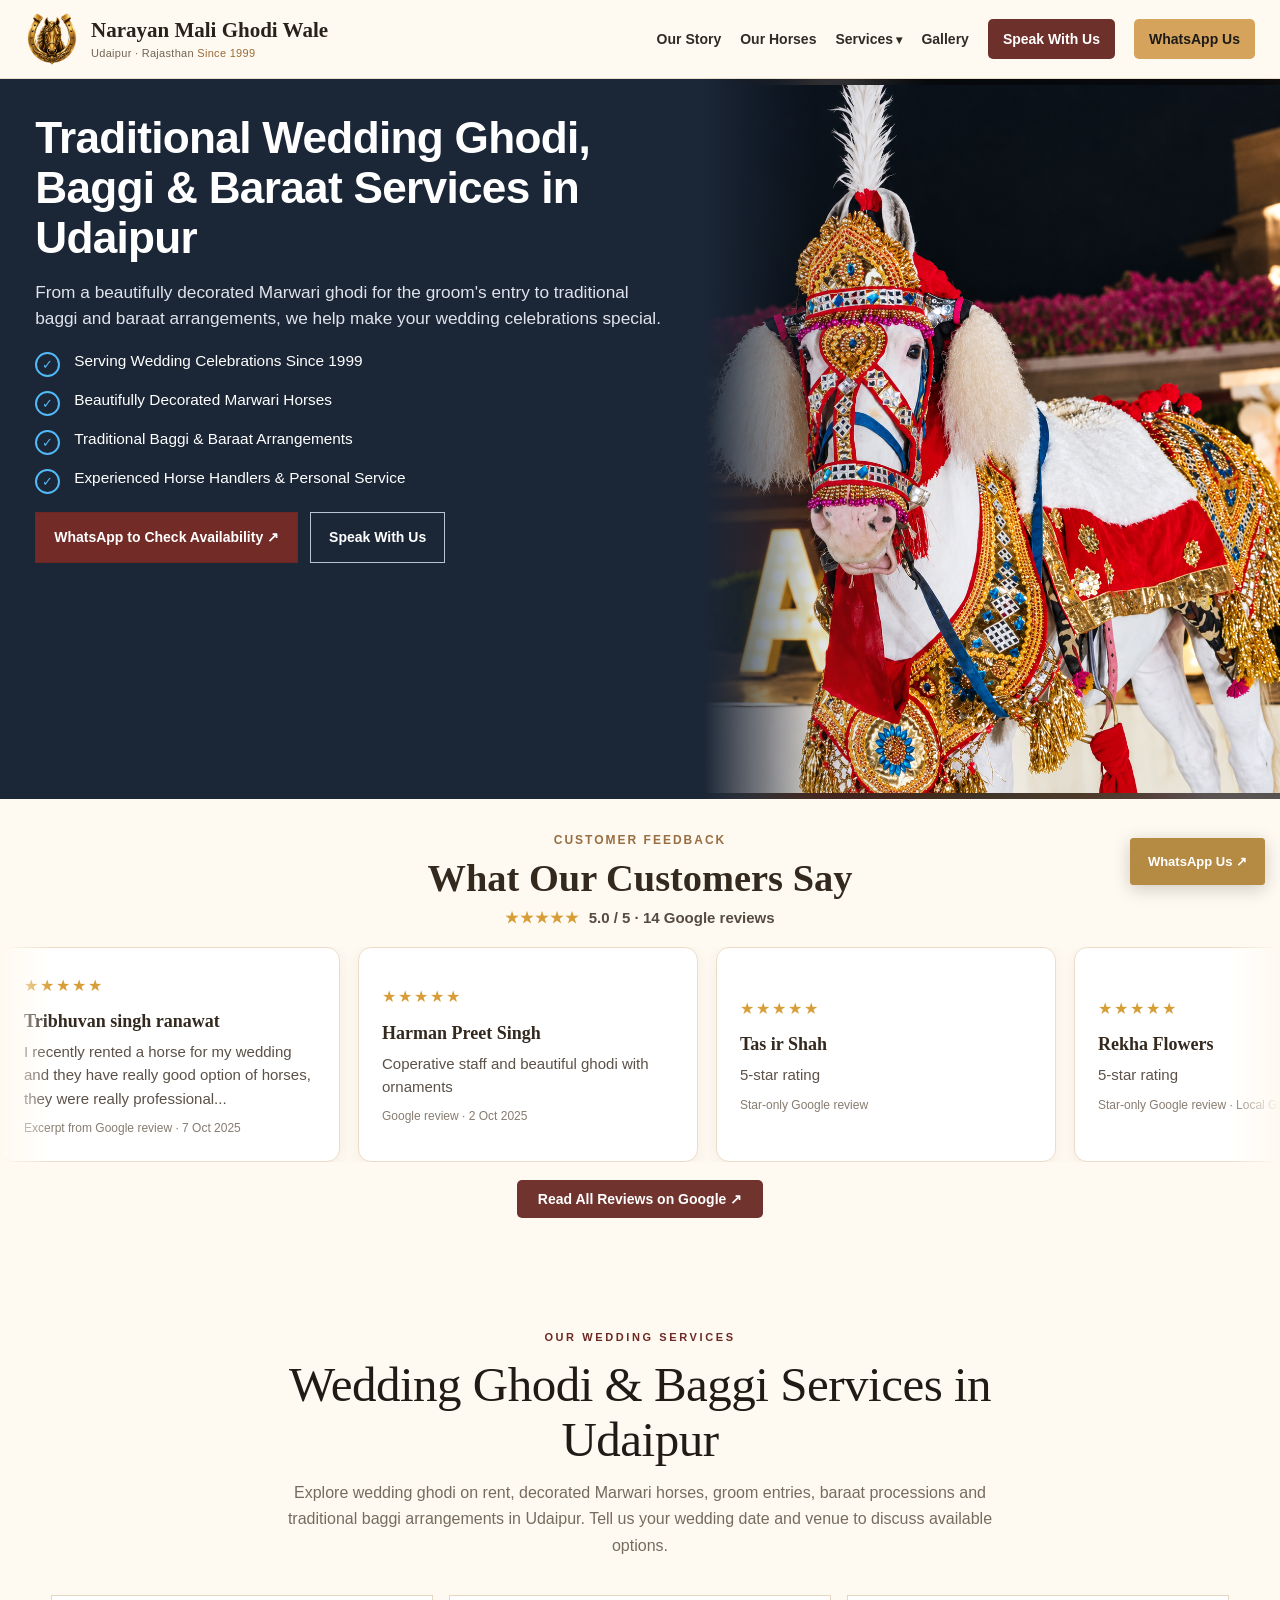
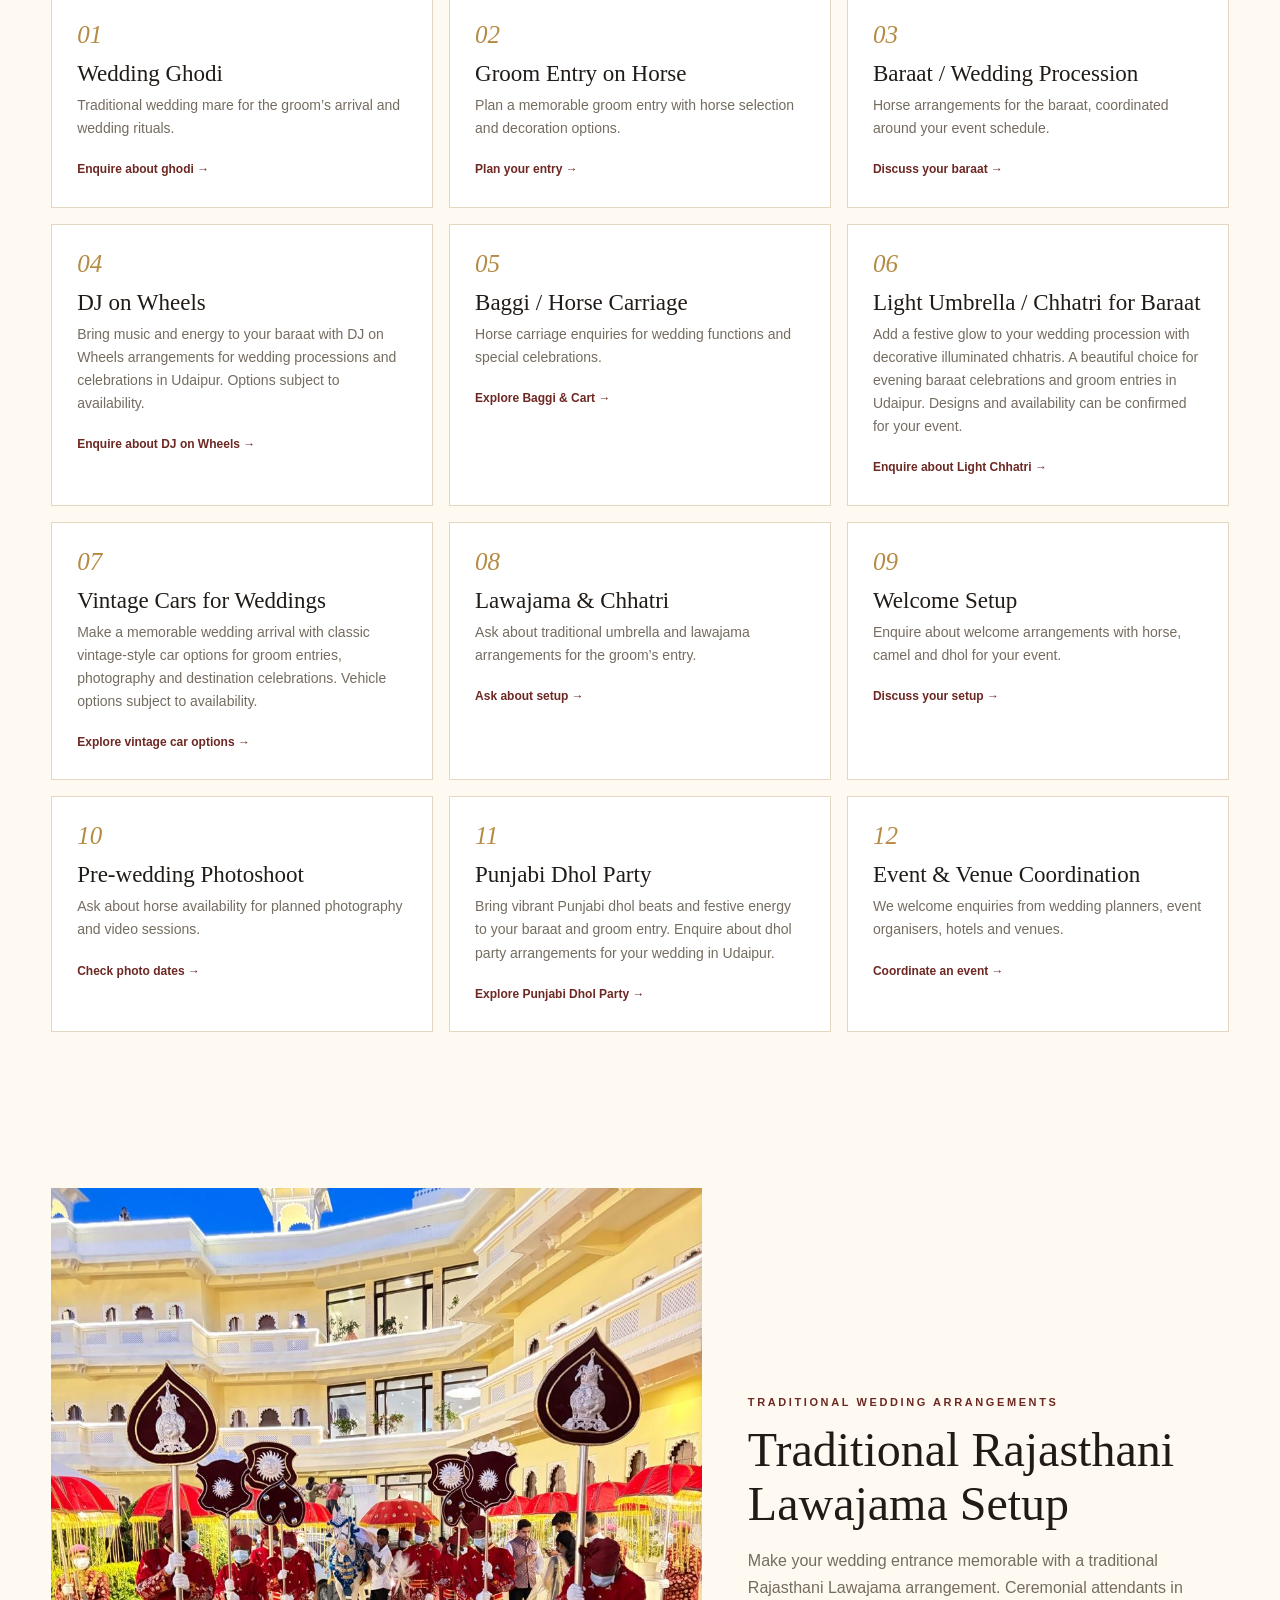
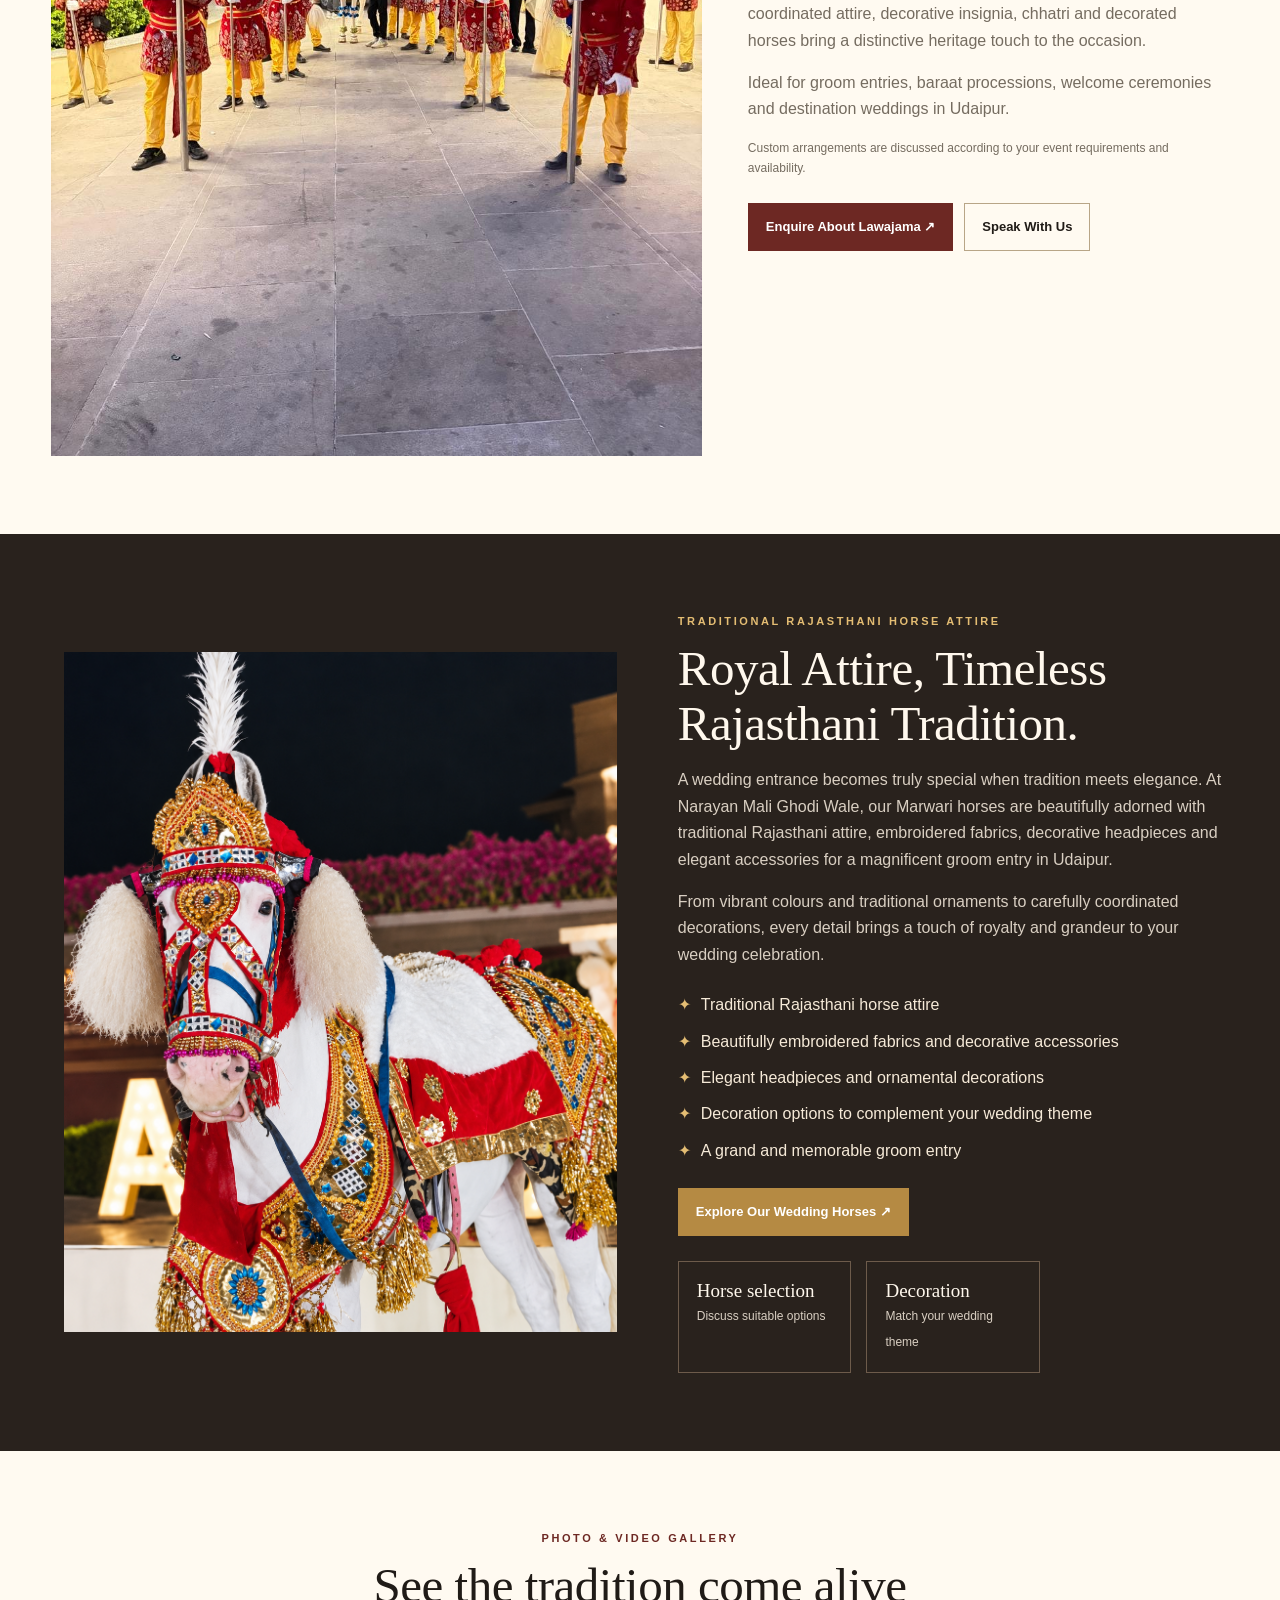
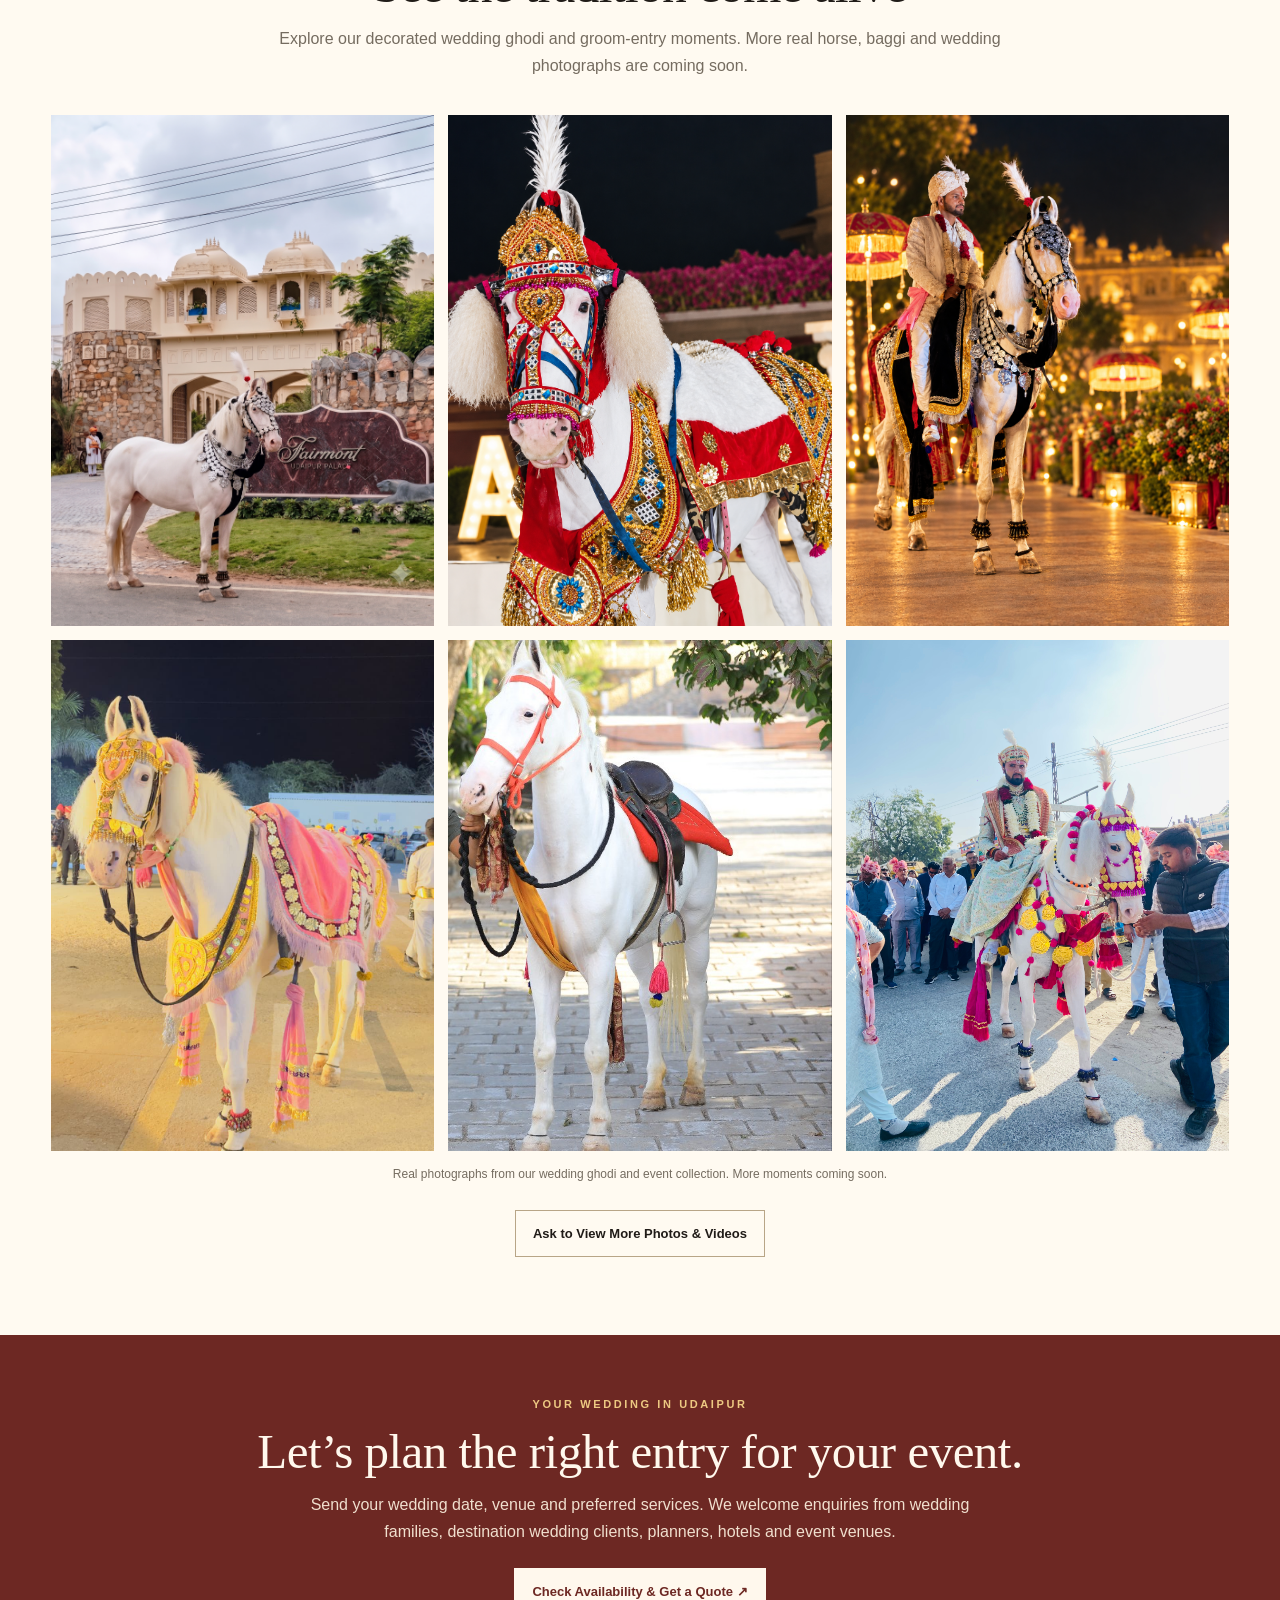
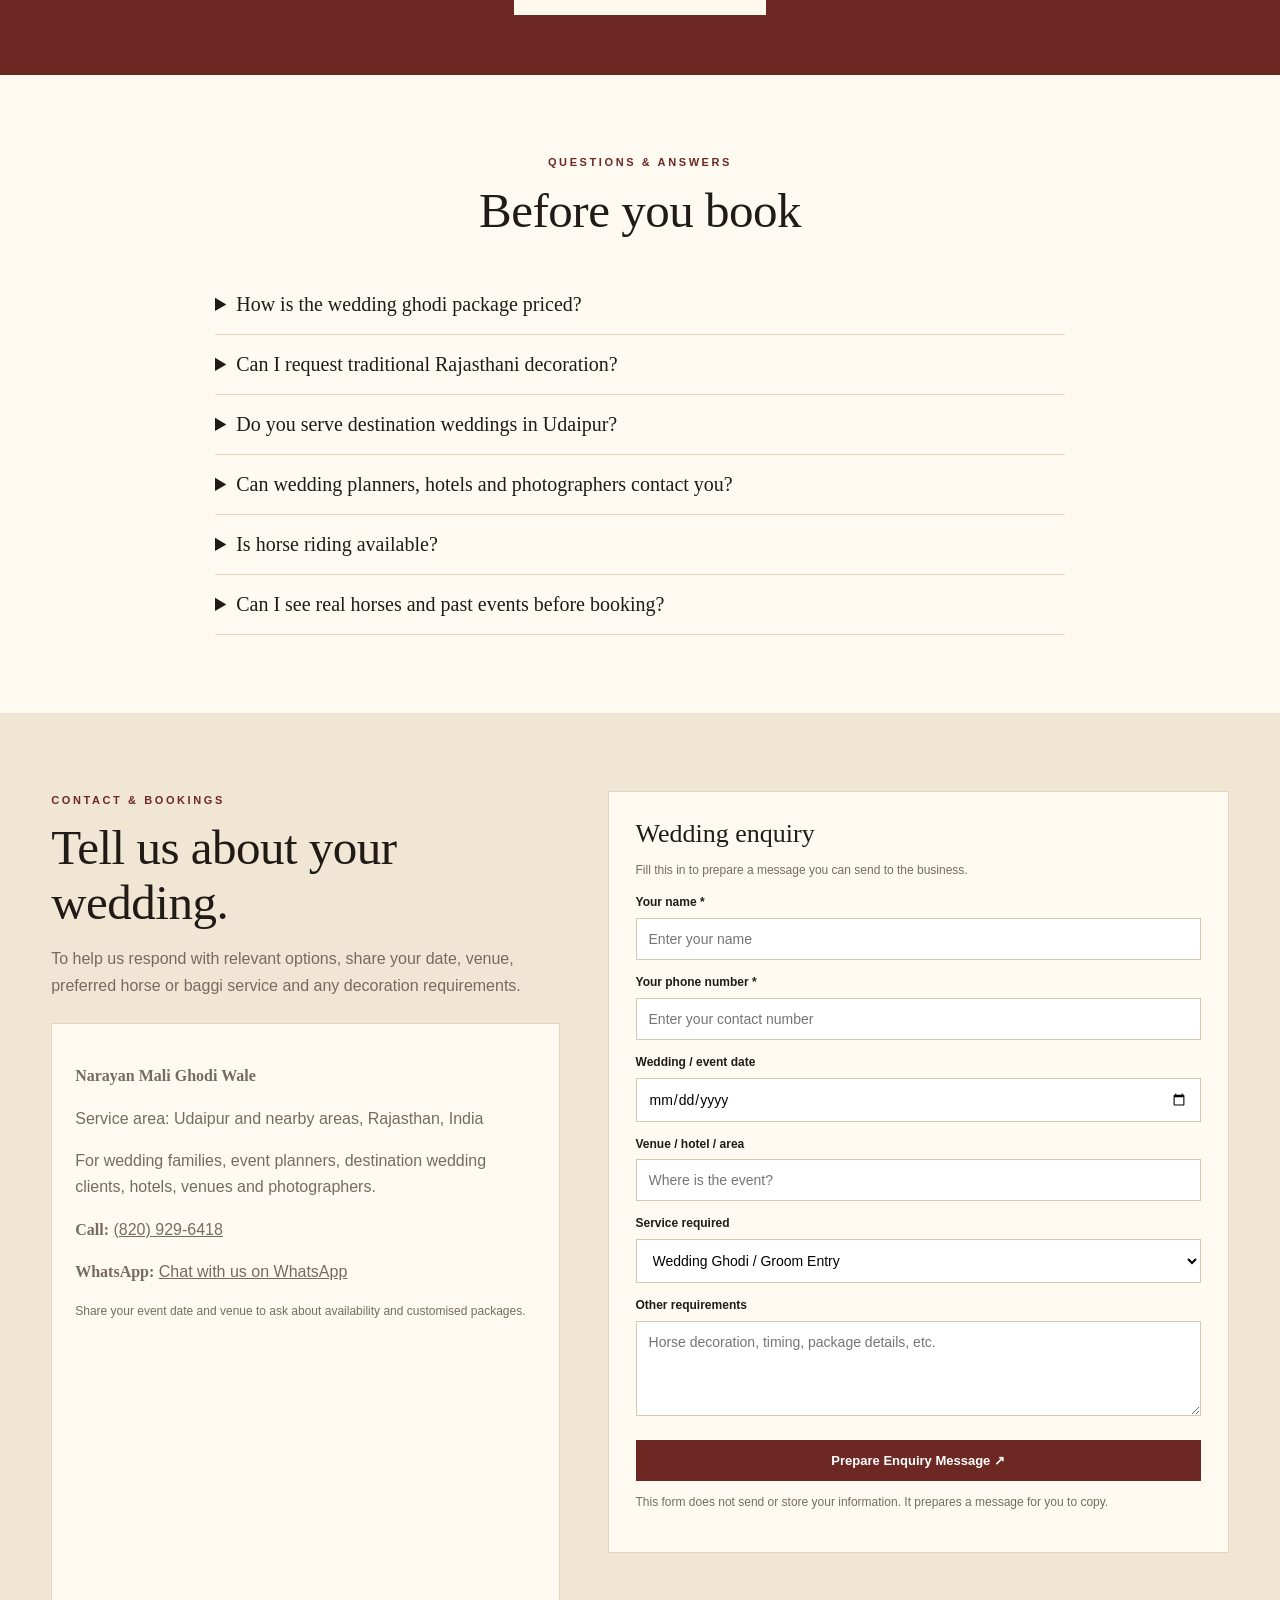
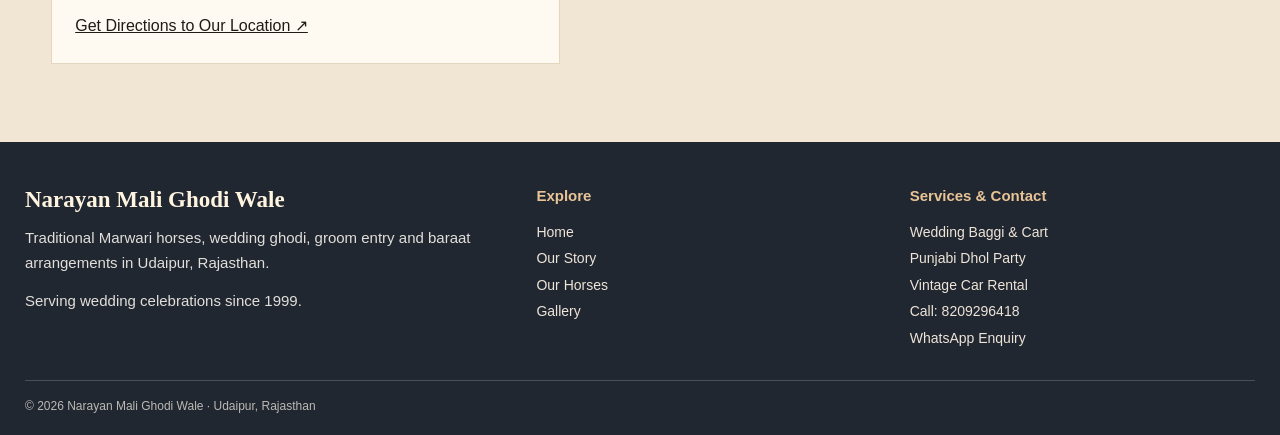
<file: index.html>
<!doctype html>
<html lang="en">
<head>
<meta charset="utf-8"><meta name="viewport" content="width=device-width,initial-scale=1"><meta name="theme-color" content="#171713">
<title>Wedding Ghodi &amp; Baggi in Udaipur | Narayan Mali Ghodi Wale</title>
<meta name="description" content="Wedding ghodi and baggi services in Udaipur since 1999. Explore decorated Marwari horses, groom entry, baraat and destination wedding arrangements. Enquire today.">
<link rel="canonical" href="https://www.narayanmalighodiwale.com/">
<meta name="robots" content="index,follow,max-image-preview:large">
<meta property="og:type" content="website">
<meta property="og:locale" content="en_IN">
<meta property="og:site_name" content="Narayan Mali Ghodi Wale">
<meta property="og:title" content="Wedding Ghodi &amp; Baggi in Udaipur | Narayan Mali Ghodi Wale">
<meta property="og:description" content="Traditional wedding ghodi, Marwari horses, groom entry and baggi arrangements in Udaipur. Serving wedding celebrations since 1999.">
<meta property="og:url" content="https://www.narayanmalighodiwale.com/">
<meta property="og:image" content="https://www.narayanmalighodiwale.com/IMG_8677%202.png">
<meta name="twitter:card" content="summary_large_image">
<script type="application/ld+json">{"@context":"https://schema.org","@type":"LocalBusiness","@id":"https://www.narayanmalighodiwale.com/#business","name":"Narayan Mali Ghodi Wale","url":"https://www.narayanmalighodiwale.com/","telephone":"+918209296418","image":"https://www.narayanmalighodiwale.com/IMG_8677%202.png","description":"Wedding ghodi, Marwari horse, baggi, groom entry and baraat arrangements in Udaipur, Rajasthan.","foundingDate":"1999","address":{"@type":"PostalAddress","streetAddress":"Near CPS School, New Bhupalpura, Kharakua","addressLocality":"Udaipur","addressRegion":"Rajasthan","postalCode":"313001","addressCountry":"IN"},"areaServed":{"@type":"Place","name":"Udaipur and nearby areas, Rajasthan"},"hasMap":"https://www.google.com/maps/search/?api=1&query=24.5923232%2C73.7060782","sameAs":["https://www.google.com/maps/search/?api=1&query=24.5923232%2C73.7060782"]}</script>
<style>
:root{--ink:#201b17;--cream:#f7f0e4;--paper:#fffaf1;--gold:#b58a43;--red:#6d2823;--muted:#756c60;--line:#e4d7c2}
*{box-sizing:border-box}html{scroll-behavior:smooth;scroll-padding-top:82px}body{margin:0;background:var(--paper);color:var(--ink);font:16px/1.65 Arial,Helvetica,sans-serif}a{color:inherit}.wrap{width:min(1180px,92%);margin:auto}.top{background:var(--red);color:#fff8ed;font-size:12px;letter-spacing:.5px;padding:8px 0}.top .wrap{display:flex;justify-content:space-between;gap:12px;flex-wrap:wrap}.header{position:sticky;top:0;z-index:5;background:#fffaf1f5;backdrop-filter:blur(10px);border-bottom:1px solid var(--line)}.nav{display:flex;align-items:center;justify-content:space-between;gap:22px;min-height:78px}.brand{font:700 21px/1.15 Georgia,serif;text-decoration:none;display:flex;align-items:center;gap:11px}.brand-logo{width:54px;height:54px;object-fit:contain;flex-shrink:0}.brand small{display:block;font:700 10px Arial,sans-serif;letter-spacing:2px;text-transform:uppercase;color:var(--red);margin-top:7px}.since-mark{color:#9a742f;font-weight:800;white-space:nowrap;margin-left:10px;padding-left:10px;border-left:1px solid #c7aa7b}.links{display:flex;align-items:center;gap:19px;font-size:13px}.links a{text-decoration:none}.nav-dropdown{position:relative}.nav-dropdown summary{cursor:pointer;list-style:none;font-size:13px}.nav-dropdown summary::-webkit-details-marker{display:none}.nav-dropdown summary::after{content:" ▾";color:var(--gold)}.nav-dropdown[open] summary::after{content:" ▴"}.nav-dropdown-menu{position:absolute;top:calc(100% + 16px);left:0;min-width:225px;background:var(--paper);border:1px solid var(--line);box-shadow:0 12px 28px #0002;padding:8px;z-index:12}.nav-dropdown-menu a{display:block!important;padding:10px 12px;color:var(--ink);white-space:nowrap}.nav-dropdown-menu a:hover,.nav-dropdown-menu a:focus{background:#efe2ce}.btn{display:inline-flex;align-items:center;justify-content:center;gap:7px;background:var(--red);border:1px solid var(--red);color:white!important;text-decoration:none;padding:12px 17px;font-weight:bold;font-size:13px;cursor:pointer}.btn.gold{background:var(--gold);border-color:var(--gold)}.btn.light{background:transparent;color:var(--ink)!important;border-color:#b8a587}.hero{display:grid;grid-template-columns:1fr 1fr;background:#eee0c8;min-height:590px}.hero-copy{align-self:center;padding:70px max(25px,calc((100vw - 1180px)/2)) 70px max(4vw,24px)}.eyebrow{font-size:11px;letter-spacing:2.6px;text-transform:uppercase;color:var(--red);font-weight:bold}.hero h1{font:clamp(42px,5.4vw,70px)/1.04 Georgia,serif;letter-spacing:-1.6px;margin:18px 0}.hero p{font-size:17px;color:#62564a;max-width:500px}.actions{display:flex;gap:11px;flex-wrap:wrap;margin-top:25px}.hero-photo{position:relative;min-height:620px;background:#241b15;overflow:hidden;isolation:isolate}.hero-photo::before{content:"";position:absolute;inset:-24px;background:url('IMG_8677%202.png') center/cover no-repeat;filter:blur(22px) brightness(.68);z-index:-1}.hero-photo::after{content:"";position:absolute;inset:0;background:url('IMG_8677%202.png') center/contain no-repeat;pointer-events:none}.photo-tag{position:absolute;bottom:22px;left:22px;background:#fffaf1ed;padding:13px 16px;font:18px Georgia,serif}.strip{background:var(--ink);color:#fff8ed}.strip .wrap{display:grid;grid-template-columns:repeat(3,1fr);gap:20px;padding:22px 0}.strip strong{display:block;font:18px Georgia,serif}.strip span{font-size:12px;color:#d8cbbb}section{padding:78px 0}.intro{text-align:center;max-width:760px;margin:0 auto 36px}.intro h2,.about h2,.cta h2,.contact h2{font:clamp(32px,4.3vw,49px)/1.12 Georgia,serif;letter-spacing:-.5px;margin:12px 0}.intro p{color:var(--muted);margin:0}.services{display:grid;grid-template-columns:repeat(3,1fr);gap:16px}.service{background:#fff;border:1px solid var(--line);padding:25px;min-height:205px;position:relative}.service .num{font:italic 25px Georgia,serif;color:var(--gold)}.service h3{font:23px Georgia,serif;margin:12px 0 7px}.service p{font-size:14px;color:var(--muted);margin:0 0 15px}.service a{font-size:12px;font-weight:bold;color:var(--red);text-decoration:none}.about{background:#29221d;color:#fff8ed}.about-grid{display:grid;grid-template-columns:minmax(0,1.05fr) minmax(0,1fr);gap:48px;align-items:center}.about-photo{display:flex;align-items:center;justify-content:center;min-width:0;background:transparent}.about-photo img{display:block;width:100%;height:auto;max-height:680px;object-fit:contain;object-position:center;border-radius:4px}.about .eyebrow{color:#e4bd73}.about p{color:#d9cfc2}.checks{list-style:none;padding:0;margin:24px 0}.checks li{margin:10px 0;color:#f6ead8}.checks li:before{content:'✦';color:#e4bd73;margin-right:10px}.feature-row{display:grid;grid-template-columns:repeat(3,1fr);gap:15px;margin-top:25px}.feature{border:1px solid #6d5b4b;padding:18px}.feature b{display:block;font:19px Georgia,serif}.feature span{font-size:12px;color:#d9cfc2}.gallery{display:grid;grid-template-columns:repeat(3,minmax(0,1fr));gap:14px}.gallery figure{margin:0;position:relative;aspect-ratio:3/4;min-height:0;background:#29221d;overflow:hidden;display:flex;align-items:center;justify-content:center}.gallery img{display:block;width:100%;height:100%;min-height:0;object-fit:cover;object-position:center;transition:transform .25s ease}.gallery figure:hover img{transform:scale(1.025)}.gallery figure.wedding-entry{background:#211a16}.gallery figure.wedding-entry img{object-fit:cover;object-position:center center;background:#211a16}.gallery figcaption{position:absolute;bottom:0;left:0;right:0;padding:35px 15px 13px;color:white;font:20px Georgia,serif;background:linear-gradient(transparent,#000a)}.note{text-align:center;color:var(--muted);font-size:12px;margin-top:14px}.packages{background:#f0e5d2}.package-grid{display:grid;grid-template-columns:repeat(3,1fr);gap:16px}.package{background:var(--paper);border:1px solid var(--line);padding:27px}.package h3{font:25px Georgia,serif;margin:0 0 8px}.package p{font-size:14px;color:var(--muted)}.package .label{font-size:10px;text-transform:uppercase;letter-spacing:2px;color:var(--red);font-weight:bold}.package a{font-size:13px;color:var(--red);font-weight:bold;text-decoration:none}.cta{background:var(--red);color:#fff8ed;text-align:center;padding:60px 20px}.cta .eyebrow{color:#edc982}.cta p{max-width:680px;margin:0 auto 23px;color:#f0dfce}.cta .btn{background:#fff8ed;border-color:#fff8ed;color:var(--red)!important}.faq{max-width:850px;margin:auto}.faq details{padding:18px 0;border-bottom:1px solid var(--line)}.faq summary{font:20px Georgia,serif;cursor:pointer}.faq details p{color:var(--muted);font-size:14px}.contact{background:#f1e6d4}.contact-grid{display:grid;grid-template-columns:.9fr 1.1fr;gap:48px;align-items:start}.contact p{color:var(--muted)}.contact-info{background:var(--paper);border:1px solid var(--line);padding:23px;margin-top:24px}.contact-info b{font-family:Georgia,serif}.form{background:var(--paper);border:1px solid var(--line);padding:27px}.form h3{font:26px Georgia,serif;margin:0 0 12px}.form label{display:block;font-size:12px;font-weight:bold;margin:13px 0 5px}.form input,.form select,.form textarea{width:100%;padding:12px;border:1px solid #d6c8b3;background:white;font:14px Arial}.form textarea{min-height:95px}.form button{margin-top:16px;width:100%}.small{font-size:12px;color:var(--muted)}footer{background:var(--ink);color:#fff8ed;padding:30px 0}footer .wrap{display:flex;justify-content:space-between;gap:20px;flex-wrap:wrap;align-items:center}footer p{font-size:12px;color:#d8cbbb;margin:4px 0}.float-cta{position:fixed;bottom:15px;right:15px;z-index:8;box-shadow:0 4px 18px #0003;border-radius:3px}
@media(max-width:900px){.hero-photo{min-height:520px}.links{gap:10px}.links a:not(.btn){display:none}.hero{grid-template-columns:1fr}.hero-copy{padding:55px 6%}.hero-photo{min-height:370px}.about-grid,.contact-grid{grid-template-columns:1fr;gap:28px}.services{grid-template-columns:repeat(2,1fr)}.package-grid{grid-template-columns:1fr}.about-photo{min-height:0}.about-photo img{max-height:560px}.strip .wrap{grid-template-columns:1fr;gap:12px}.strip .wrap>div{border-bottom:1px solid #55463a;padding-bottom:10px}.feature-row{grid-template-columns:1fr 1fr}}
@media(max-width:520px){.hero-photo{min-height:420px}section{padding:58px 0}.services{grid-template-columns:1fr}.gallery{grid-template-columns:1fr}.gallery figure{min-height:0;aspect-ratio:3/4}.gallery img{min-height:0}.brand{font-size:18px}.hero h1{font-size:44px}.feature-row{grid-template-columns:1fr}.top .wrap{justify-content:center}.form{padding:19px}}
.heritage{background:#f4ebdd}.heritage-grid{display:grid;grid-template-columns:1.08fr .92fr;gap:48px;align-items:center}.heritage-photos{display:grid;gap:14px;min-width:0}.heritage-secondary img{max-height:420px}.heritage-photo{margin:0;background:#d5c7b1;overflow:hidden}.heritage-photo img{display:block;width:100%;height:auto;max-height:630px;object-fit:contain}.heritage-copy h2{font:clamp(34px,4.2vw,50px)/1.12 Georgia,serif;margin:14px 0 18px}.heritage-copy p{color:var(--muted);margin:0 0 17px}.heritage-detail{border-left:3px solid var(--gold);padding-left:17px;font-size:14px;margin:22px 0;color:#5f5549}.heritage-actions{display:flex;gap:12px;flex-wrap:wrap;margin-top:25px}@media(max-width:900px){.heritage-grid{grid-template-columns:1fr;gap:26px}.heritage-photo img{max-height:580px}}.lawajama{background:#fffaf1}.lawajama-grid{display:grid;grid-template-columns:1.15fr .85fr;gap:46px;align-items:center}.lawajama-photo{margin:0;background:#e9ddca}.lawajama-photo img{display:block;width:100%;height:auto;object-fit:contain}.lawajama-copy h2{font:clamp(32px,4vw,48px)/1.12 Georgia,serif;margin:12px 0 18px}.lawajama-copy p{color:var(--muted)}@media(max-width:900px){.lawajama-grid{grid-template-columns:1fr;gap:25px}}
/* Approved split-layout homepage hero */
.updated-hero{display:grid!important;grid-template-columns:55% 45%;min-height:720px!important;overflow:hidden;background:#1b2636!important;color:#fff!important;padding:0!important}.updated-hero .hero-inner{width:auto!important;max-width:none!important;margin:0!important;padding:75px 6% 55px max(5%,calc((100vw - 1300px)/2))!important;align-self:center;z-index:2}.updated-hero .eyebrow{font-size:13px;letter-spacing:1.4px;font-weight:700;color:#e8c79d}.updated-hero h1{font:700 clamp(34px,3.45vw,57px)/1.15 Arial,Helvetica,sans-serif;letter-spacing:-.7px;margin:22px 0 25px;max-width:none}.updated-hero p{font-size:clamp(16px,1.35vw,20px);color:#dfe3eb;max-width:760px;line-height:1.6}.updated-hero .hero-benefits{list-style:none;margin:30px 0;padding:0}.updated-hero .hero-benefits li{display:flex;align-items:flex-start;gap:14px;font-size:clamp(15px,1.2vw,19px);margin:15px 0}.updated-hero .hero-benefits li:before{content:'✓';border:2px solid #52bafa;border-radius:50%;width:21px;height:21px;display:inline-flex;align-items:center;justify-content:center;color:#52bafa;font-size:13px;flex:none;margin-top:4px}.updated-hero .actions{display:flex;flex-wrap:wrap;gap:12px;margin-top:28px}.updated-hero .btn{background:#722b26;color:#fff!important;text-decoration:none;padding:13px 18px;font-weight:700;font-size:14px}.updated-hero .btn.light{background:transparent!important;border:1px solid #b9c4d2;color:#fff!important}.updated-hero .hero-photo{position:relative;overflow:hidden;min-height:720px;background:#192434}.updated-hero .hero-photo:before{content:'';position:absolute;inset:-45px;background:url('/IMG_0297.png') center/cover no-repeat;filter:blur(34px) brightness(.42);transform:scale(1.1)}.updated-hero .hero-photo img{position:absolute;inset:0;width:100%;height:100%;object-fit:contain;object-position:center center;filter:contrast(1.04) saturate(1.04)}.updated-hero .hero-photo:after{content:'';position:absolute;inset:0;background:linear-gradient(90deg,#1b2636 0%,rgba(27,38,54,.15) 19%,transparent 40%);pointer-events:none}@media(max-width:780px){.updated-hero{grid-template-columns:1fr}.updated-hero .hero-photo{order:-1;min-height:480px;height:58vh}.updated-hero .hero-inner{padding:36px 6% 52px!important}.updated-hero h1{font-size:clamp(32px,7vw,46px)}.updated-hero .hero-photo:after{background:linear-gradient(0deg,#1b2636 0%,transparent 23%)}}@media(max-width:420px){.updated-hero .hero-photo{min-height:350px;height:48vh}}

/* Keep original 720px split hero and full-size horse image; position content higher so CTAs fit. */
@media(min-width:781px){.updated-hero{min-height:720px!important}.updated-hero .hero-photo{min-height:720px!important}.updated-hero .hero-inner{align-self:start!important;padding-top:26px!important;padding-bottom:22px!important}.updated-hero h1{margin:8px 0 14px!important;font-size:clamp(34px,3.45vw,57px)!important;line-height:1.13!important}.updated-hero p{line-height:1.48!important}.updated-hero .hero-benefits{margin:17px 0 0!important}.updated-hero .hero-benefits li{margin:10px 0!important}.updated-hero .actions{margin-top:18px!important}}
@media(max-width:780px){.updated-hero .hero-inner{padding-top:22px!important}.updated-hero h1{margin-top:0!important}.updated-hero .hero-benefits{margin:16px 0!important}.updated-hero .hero-benefits li{margin:10px 0!important}.updated-hero .actions{margin-top:18px!important}}

/* Interactive Google customer review carousel */
.gmb-testimonials{padding:34px 0 32px;background:#fffaf1;color:#33291f;overflow:hidden}
.gmb-testimonials .gmb-heading{text-align:center;padding:0 20px;margin-bottom:20px}
.gmb-testimonials .gmb-eyebrow{font:700 12px Arial,sans-serif;letter-spacing:2px;color:#986e42;text-transform:uppercase}
.gmb-testimonials h2{font:700 clamp(27px,3vw,39px)/1.2 Georgia,serif;margin:8px 0}
.gmb-testimonials .gmb-rating{font:600 15px Arial,sans-serif;color:#544b41}
.gmb-testimonials .gmb-stars{color:#d79d37;letter-spacing:2px}
.gmb-testimonials .gmb-window{overflow:hidden;position:relative;mask-image:linear-gradient(90deg,transparent,#000 4%,#000 96%,transparent)}
.gmb-testimonials .gmb-track{display:flex;gap:18px;width:max-content;animation:gmb-scroll-right 34s linear infinite}
.gmb-testimonials .gmb-window:hover .gmb-track,.gmb-testimonials.gmb-paused .gmb-track,.gmb-testimonials .gmb-window:focus-within .gmb-track{animation-play-state:paused}
.gmb-testimonials .gmb-card{width:340px;min-height:215px;flex:none;background:white;border:1px solid #ebdcc8;border-radius:13px;box-shadow:0 5px 16px #392a1610;padding:23px;cursor:pointer;text-align:left;color:inherit;font:inherit}
.gmb-testimonials .gmb-card:focus-visible{outline:3px solid #986e42;outline-offset:3px}
.gmb-testimonials .gmb-card strong{font:700 18px Georgia,serif;display:block;margin:12px 0 8px}
.gmb-testimonials .gmb-card p{font:15px/1.55 Arial,sans-serif;color:#5b5148;margin:0}
.gmb-testimonials .gmb-card .gmb-note{display:block;font:12px/1.4 Arial,sans-serif;color:#877c70;margin-top:10px}
.gmb-testimonials .gmb-actions{text-align:center;margin-top:18px;display:flex;justify-content:center;align-items:center;flex-wrap:wrap;gap:12px}
.gmb-testimonials .gmb-actions a{display:inline-block;padding:11px 21px;background:#70332e;color:white;text-decoration:none;border-radius:5px;font:700 14px Arial,sans-serif}
.gmb-testimonials .gmb-control{border:1px solid #b99d79;background:transparent;color:#57392e;border-radius:5px;padding:10px 16px;font:700 14px Arial,sans-serif;cursor:pointer}
@keyframes gmb-scroll-right{from{transform:translateX(-50%)}to{transform:translateX(0)}}
@media(max-width:600px){.gmb-testimonials{padding:30px 0}.gmb-testimonials .gmb-card{width:285px;min-height:235px;padding:18px}}
@media(prefers-reduced-motion:reduce){.gmb-testimonials .gmb-track{animation:none}.gmb-testimonials .gmb-window{overflow-x:auto;mask-image:none}}
</style><link rel="apple-touch-icon" href="/favicon.png"><link rel="stylesheet" href="/site-shared.css">
<script src="/site-shared.js" defer></script>
<link rel="icon" type="image/png" sizes="192x192" href="/favicon.png"></head><body>

<div id="nm-site-header"></div>
<main>
<section class="hero updated-hero" style="padding:0"><div class="wrap hero-inner"><h1>Traditional Wedding Ghodi, Baggi &amp; Baraat Services in Udaipur</h1><p>From a beautifully decorated Marwari ghodi for the groom's entry to traditional baggi and baraat arrangements, we help make your wedding celebrations special.</p><ul class="hero-benefits"><li>Serving Wedding Celebrations Since 1999</li><li>Beautifully Decorated Marwari Horses</li><li>Traditional Baggi &amp; Baraat Arrangements</li><li>Experienced Horse Handlers &amp; Personal Service</li></ul><div class="actions"><a class="btn" href="https://wa.me/918209296418?text=Namaste%2C%20I%20want%20to%20check%20availability%20for%20wedding%20ghodi%20or%20baggi%20services%20in%20Udaipur." target="_blank" rel="noopener">WhatsApp to Check Availability ↗</a><a class="btn light" href="tel:+918209296418">Speak With Us</a></div></div><div class="hero-photo"><img src="/IMG_0297.png" alt="Decorated white Marwari wedding horse for groom entry in Udaipur" fetchpriority="high" decoding="async"></div></section>
<section class="gmb-testimonials" aria-label="Google customer reviews"><div class="gmb-heading"><div class="gmb-eyebrow">Customer Feedback</div><h2>What Our Customers Say</h2><div class="gmb-rating"><span class="gmb-stars">★★★★★</span> &nbsp;5.0 / 5 · 14 Google reviews</div></div><div class="gmb-window"><div class="gmb-track"><button type="button" class="gmb-card" aria-label="Pause reviews to read Tribhuvan singh ranawat"><span class="gmb-stars" aria-label="5 out of 5 stars">★★★★★</span><strong>Tribhuvan singh ranawat</strong><p>I recently rented a horse for my wedding and they have really good option of horses, they were really professional...</p><span class="gmb-note">Excerpt from Google review · 7 Oct 2025</span></button><button type="button" class="gmb-card" aria-label="Pause reviews to read Harman Preet Singh"><span class="gmb-stars" aria-label="5 out of 5 stars">★★★★★</span><strong>Harman Preet Singh</strong><p>Coperative staff and beautiful ghodi with ornaments</p><span class="gmb-note">Google review · 2 Oct 2025</span></button><button type="button" class="gmb-card" aria-label="Pause reviews to read Tas ir Shah"><span class="gmb-stars" aria-label="5 out of 5 stars">★★★★★</span><strong>Tas ir Shah</strong><p>5-star rating</p><span class="gmb-note">Star-only Google review</span></button><button type="button" class="gmb-card" aria-label="Pause reviews to read Rekha Flowers"><span class="gmb-stars" aria-label="5 out of 5 stars">★★★★★</span><strong>Rekha Flowers</strong><p>5-star rating</p><span class="gmb-note">Star-only Google review · Local Guide</span></button><button type="button" class="gmb-card" aria-label="Pause reviews to read Tribhuvan singh ranawat"><span class="gmb-stars" aria-label="5 out of 5 stars">★★★★★</span><strong>Tribhuvan singh ranawat</strong><p>I recently rented a horse for my wedding and they have really good option of horses, they were really professional...</p><span class="gmb-note">Excerpt from Google review · 7 Oct 2025</span></button><button type="button" class="gmb-card" aria-label="Pause reviews to read Harman Preet Singh"><span class="gmb-stars" aria-label="5 out of 5 stars">★★★★★</span><strong>Harman Preet Singh</strong><p>Coperative staff and beautiful ghodi with ornaments</p><span class="gmb-note">Google review · 2 Oct 2025</span></button><button type="button" class="gmb-card" aria-label="Pause reviews to read Tas ir Shah"><span class="gmb-stars" aria-label="5 out of 5 stars">★★★★★</span><strong>Tas ir Shah</strong><p>5-star rating</p><span class="gmb-note">Star-only Google review</span></button><button type="button" class="gmb-card" aria-label="Pause reviews to read Rekha Flowers"><span class="gmb-stars" aria-label="5 out of 5 stars">★★★★★</span><strong>Rekha Flowers</strong><p>5-star rating</p><span class="gmb-note">Star-only Google review · Local Guide</span></button></div></div><div class="gmb-actions"><a href="https://www.google.com/search?q=Narayan+Mali+Ghodi+Wale" target="_blank" rel="noopener">Read All Reviews on Google ↗</a></div></section>


<section id="services"><div class="wrap"><div class="intro"><div class="eyebrow">Our wedding services</div><h2>Wedding Ghodi &amp; Baggi Services in Udaipur</h2><p>Explore wedding ghodi on rent, decorated Marwari horses, groom entries, baraat processions and traditional baggi arrangements in Udaipur. Tell us your wedding date and venue to discuss available options.</p></div><div class="services">
<article class="service"><div class="num">01</div><h3>Wedding Ghodi</h3><p>Traditional wedding mare for the groom’s arrival and wedding rituals.</p><a href="#contact">Enquire about ghodi →</a></article>
<article class="service"><div class="num">02</div><h3>Groom Entry on Horse</h3><p>Plan a memorable groom entry with horse selection and decoration options.</p><a href="#contact">Plan your entry →</a></article>
<article class="service"><div class="num">03</div><h3>Baraat / Wedding Procession</h3><p>Horse arrangements for the baraat, coordinated around your event schedule.</p><a href="#contact">Discuss your baraat →</a></article>
<article class="service"><div class="num">04</div><h3>DJ on Wheels</h3><p>Bring music and energy to your baraat with DJ on Wheels arrangements for wedding processions and celebrations in Udaipur. Options subject to availability.</p><a href="https://wa.me/918209296418?text=Namaste%2C%20I%20would%20like%20to%20enquire%20about%20DJ%20on%20Wheels%20for%20my%20wedding%20in%20Udaipur." target="_blank" rel="noopener">Enquire about DJ on Wheels →</a></article>
<article class="service"><div class="num">05</div><h3>Baggi / Horse Carriage</h3><p>Horse carriage enquiries for wedding functions and special celebrations.</p><a href="/wedding-baggi-cart-udaipur.html">Explore Baggi &amp; Cart →</a></article>
<article class="service"><div class="num">06</div><h3>Light Umbrella / Chhatri for Baraat</h3><p>Add a festive glow to your wedding procession with decorative illuminated chhatris. A beautiful choice for evening baraat celebrations and groom entries in Udaipur. Designs and availability can be confirmed for your event.</p><a href="https://wa.me/918209296418?text=Namaste%2C%20I%20would%20like%20to%20enquire%20about%20Light%20Umbrella%20or%20Chhatri%20arrangements%20for%20my%20baraat%20in%20Udaipur." target="_blank" rel="noopener">Enquire about Light Chhatri →</a></article>
<article class="service"><div class="num">07</div><h3>Vintage Cars for Weddings</h3><p>Make a memorable wedding arrival with classic vintage-style car options for groom entries, photography and destination celebrations. Vehicle options subject to availability.</p><a href="https://wa.me/918209296418?text=Namaste%2C%20I%20would%20like%20to%20enquire%20about%20vintage%20cars%20for%20my%20wedding%20in%20Udaipur." target="_blank" rel="noopener">Explore vintage car options →</a></article>
<article class="service"><div class="num">08</div><h3>Lawajama & Chhatri</h3><p>Ask about traditional umbrella and lawajama arrangements for the groom’s entry.</p><a href="#contact">Ask about setup →</a></article>
<article class="service"><div class="num">09</div><h3>Welcome Setup</h3><p>Enquire about welcome arrangements with horse, camel and dhol for your event.</p><a href="#contact">Discuss your setup →</a></article>
<article class="service"><div class="num">10</div><h3>Pre-wedding Photoshoot</h3><p>Ask about horse availability for planned photography and video sessions.</p><a href="#contact">Check photo dates →</a></article>
<article class="service"><div class="num">11</div><h3>Punjabi Dhol Party</h3><p>Bring vibrant Punjabi dhol beats and festive energy to your baraat and groom entry. Enquire about dhol party arrangements for your wedding in Udaipur.</p><a href="/punjabi-dhol-party-udaipur.html">Explore Punjabi Dhol Party →</a></article>
<article class="service"><div class="num">12</div><h3>Event & Venue Coordination</h3><p>We welcome enquiries from wedding planners, event organisers, hotels and venues.</p><a href="#contact">Coordinate an event →</a></article>
</div></div></section>

<section class="lawajama" id="lawajama"><div class="wrap lawajama-grid"><figure class="lawajama-photo"><img loading="lazy" src="2a0fddee-d705-4a57-9d0f-5d189b93e5f3%202.JPG" alt="Traditional Rajasthani lawajama wedding setup with uniformed ceremonial attendants, decorative emblems, chhatri and a decorated horse"></figure><div class="lawajama-copy"><div class="eyebrow">Traditional wedding arrangements</div><h2>Traditional Rajasthani Lawajama Setup</h2><p>Make your wedding entrance memorable with a traditional Rajasthani Lawajama arrangement. Ceremonial attendants in coordinated attire, decorative insignia, chhatri and decorated horses bring a distinctive heritage touch to the occasion.</p><p>Ideal for groom entries, baraat processions, welcome ceremonies and destination weddings in Udaipur.</p><p class="small">Custom arrangements are discussed according to your event requirements and availability.</p><div class="actions"><a class="btn" href="https://wa.me/918209296418?text=Namaste%2C%20I%20want%20to%20enquire%20about%20a%20traditional%20Lawajama%20setup%20for%20my%20wedding%20in%20Udaipur." target="_blank" rel="noopener">Enquire About Lawajama ↗</a><a class="btn light" href="tel:+918209296418">Speak With Us</a></div></div></div></section>
<section class="about" id="horses"><div class="wrap about-grid"><div class="about-photo"><img src="IMG_0297.png" alt="Marwari wedding horse in ornate red and gold traditional Rajasthani wedding attire" loading="lazy" decoding="async"></div><div><div class="eyebrow">Traditional Rajasthani horse attire</div><h2>Royal Attire, Timeless Rajasthani Tradition.</h2><p>A wedding entrance becomes truly special when tradition meets elegance. At Narayan Mali Ghodi Wale, our Marwari horses are beautifully adorned with traditional Rajasthani attire, embroidered fabrics, decorative headpieces and elegant accessories for a magnificent groom entry in Udaipur.</p><p>From vibrant colours and traditional ornaments to carefully coordinated decorations, every detail brings a touch of royalty and grandeur to your wedding celebration.</p><ul class="checks"><li>Traditional Rajasthani horse attire</li><li>Beautifully embroidered fabrics and decorative accessories</li><li>Elegant headpieces and ornamental decorations</li><li>Decoration options to complement your wedding theme</li><li>A grand and memorable groom entry</li></ul><a class="btn gold" href="#gallery">Explore Our Wedding Horses ↗</a><div class="feature-row"><div class="feature"><b>Horse selection</b><span>Discuss suitable options</span></div><div class="feature"><b>Decoration</b><span>Match your wedding theme</span></div></div></div></div></section>
<section id="gallery"><div class="wrap"><div class="intro"><div class="eyebrow">Photo & video gallery</div><h2>See the tradition come alive</h2><p>Explore our decorated wedding ghodi and groom-entry moments. More real horse, baggi and wedding photographs are coming soon.</p></div><div class="gallery"><figure><img loading="lazy" src="IMG_0275.png" alt="Narayan Mali Ghodi Wale wedding horse and traditional wedding arrangements in Udaipur"></figure><figure><img loading="lazy" src="IMG_0297.png" alt="White Marwari wedding horse wearing traditional red and gold Rajasthani ceremonial attire"></figure><figure class="wedding-entry"><img loading="lazy" src="IMG_8677%202.png" alt="Wedding groom riding a decorated white ghodi at a traditional evening wedding celebration"></figure><figure><img loading="lazy" src="74f262b3-b4cd-4fb9-a083-b7b27465c553.jpeg" alt="White wedding ghodi decorated with pink and gold ceremonial attire"></figure><figure><img loading="lazy" src="03cc562d-ab1a-48ba-9b96-851b92a7f203.jpeg" alt="Narayan Mali Ghodi Wale wedding gallery photograph"></figure><figure><img loading="lazy" src="IMG_6902.jpeg" alt="Narayan Mali Ghodi Wale horse and wedding event gallery photograph"></figure></div><p class="note">Real photographs from our wedding ghodi and event collection. More moments coming soon.</p><div style="text-align:center;margin-top:25px"><a class="btn light" href="#contact">Ask to View More Photos & Videos</a></div></div></section>

<div class="cta"><div class="eyebrow">Your wedding in Udaipur</div><h2>Let’s plan the right entry for your event.</h2><p>Send your wedding date, venue and preferred services. We welcome enquiries from wedding families, destination wedding clients, planners, hotels and event venues.</p><a class="btn" href="#contact">Check Availability & Get a Quote ↗</a></div>
<section id="faq"><div class="wrap"><div class="intro"><div class="eyebrow">Questions & answers</div><h2>Before you book</h2></div><div class="faq"><details><summary>How is the wedding ghodi package priced?</summary><p>Pricing depends on the wedding date, venue, horse selection, decoration, duration and services included. Contact us for a customised quote.</p></details><details><summary>Can I request traditional Rajasthani decoration?</summary><p>Yes, decoration preferences can be discussed, including decorative cloths, accessories, lawajama and chhatri, subject to confirmation for your event.</p></details><details><summary>Do you serve destination weddings in Udaipur?</summary><p>We welcome enquiries for destination weddings in Udaipur and nearby areas. Share the venue and event date so availability can be checked.</p></details><details><summary>Can wedding planners, hotels and photographers contact you?</summary><p>Yes. Please share your event schedule, venue and requirements so we can discuss horse services for the occasion.</p></details><details><summary>Is horse riding available?</summary><p>Horse riding enquiries are welcome, although wedding and event horse rental is the main focus of this business.</p></details><details><summary>Can I see real horses and past events before booking?</summary><p>We plan to feature genuine business photos and videos here. Please contact us to request current photos and discuss availability.</p></details></div></div></section>
<section class="contact" id="contact"><div class="wrap contact-grid"><div><div class="eyebrow">Contact & bookings</div><h2>Tell us about your wedding.</h2><p>To help us respond with relevant options, share your date, venue, preferred horse or baggi service and any decoration requirements.</p><div class="contact-info"><p><b>Narayan Mali Ghodi Wale</b></p><p>Service area: Udaipur and nearby areas, Rajasthan, India</p><p>For wedding families, event planners, destination wedding clients, hotels, venues and photographers.</p><p><b>Call:</b> <a href="tel:+918209296418">(820) 929-6418</a></p><p><b>WhatsApp:</b> <a href="https://wa.me/918209296418?text=Namaste%2C%20I%20want%20to%20enquire%20about%20wedding%20ghodi%20or%20baggi%20services%20in%20Udaipur." target="_blank" rel="noopener">Chat with us on WhatsApp</a></p><p class="small">Share your event date and venue to ask about availability and customised packages.</p><div class="business-map"><iframe title="Narayan Mali Ghodi Wale location in Udaipur" src="https://www.google.com/maps?q=24.5923232%2C73.7060782&amp;z=16&amp;output=embed" width="100%" height="280" style="border:0;border-radius:10px;display:block" loading="lazy" referrerpolicy="no-referrer-when-downgrade" allowfullscreen></iframe><a class="map-directions" href="https://www.google.com/maps/dir/?api=1&amp;destination=24.5923232%2C73.7060782&amp;destination_place_id=ChIJ51ZVBHHlZzkRMzs6Avm9ENo" target="_blank" rel="noopener">Get Directions to Our Location ↗</a></div></div></div>
<form class="form" id="enquiryForm"><h3>Wedding enquiry</h3><p class="small">Fill this in to prepare a message you can send to the business.</p><label for="name">Your name *</label><input id="name" name="name" placeholder="Enter your name" required><label for="phone">Your phone number *</label><input id="phone" name="phone" type="tel" placeholder="Enter your contact number" required><label for="date">Wedding / event date</label><input id="date" name="date" type="date"><label for="venue">Venue / hotel / area</label><input id="venue" name="venue" placeholder="Where is the event?"><label for="service">Service required</label><select id="service" name="service"><option>Wedding Ghodi / Groom Entry</option><option>Baraat / Wedding Procession</option><option>Ghodi with Band / Baja</option><option>Baggi / Horse Carriage</option><option>Horse Decoration / Lawajama / Chhatri</option><option>Destination Wedding Setup</option><option>Pre-wedding Photoshoot</option><option>Horse Riding</option><option>Custom Wedding Package</option></select><label for="details">Other requirements</label><textarea id="details" name="details" placeholder="Horse decoration, timing, package details, etc."></textarea><button class="btn" type="submit">Prepare Enquiry Message ↗</button><p class="small" id="formMessage" aria-live="polite">This form does not send or store your information. It prepares a message for you to copy.</p><textarea id="preparedMessage" aria-label="Prepared enquiry message" style="display:none;margin-top:10px" readonly></textarea><button type="button" class="btn light" id="copyMessage" style="display:none">Copy enquiry text</button></form></div></section>
</main><div id="nm-site-footer"></div>
<a class="btn gold float-cta" href="https://wa.me/918209296418?text=Namaste%2C%20I%20want%20to%20check%20availability%20for%20wedding%20ghodi%20or%20baggi%20services%20in%20Udaipur." target="_blank" rel="noopener">WhatsApp Us ↗</a>
<script>

document.getElementById('enquiryForm').addEventListener('submit',function(e){e.preventDefault();const d=new FormData(this);const message='Wedding enquiry for Narayan Mali Ghodi Wale\nName: '+d.get('name')+'\nPhone: '+d.get('phone')+'\nEvent date: '+(d.get('date')||'Not specified')+'\nVenue: '+(d.get('venue')||'Not specified')+'\nService: '+d.get('service')+'\nRequirements: '+(d.get('details')||'Not specified');const t=document.getElementById('preparedMessage');t.value=message;t.style.display='block';document.getElementById('copyMessage').style.display='block';document.getElementById('formMessage').textContent='Your message is ready below. Copy it to send it to the business; this demo form does not submit or store details.';});
document.getElementById('copyMessage').addEventListener('click',async function(){const t=document.getElementById('preparedMessage');t.select();try{await navigator.clipboard.writeText(t.value);this.textContent='Copied';}catch(e){this.textContent='Select the text above to copy';}});
</script><script>(function(){const section=document.querySelector('.gmb-testimonials');if(!section)return;function setPaused(paused){section.classList.toggle('gmb-paused',paused)}section.querySelectorAll('.gmb-card').forEach(card=>card.addEventListener('click',()=>setPaused(true)));})();</script></body></html>
</file>
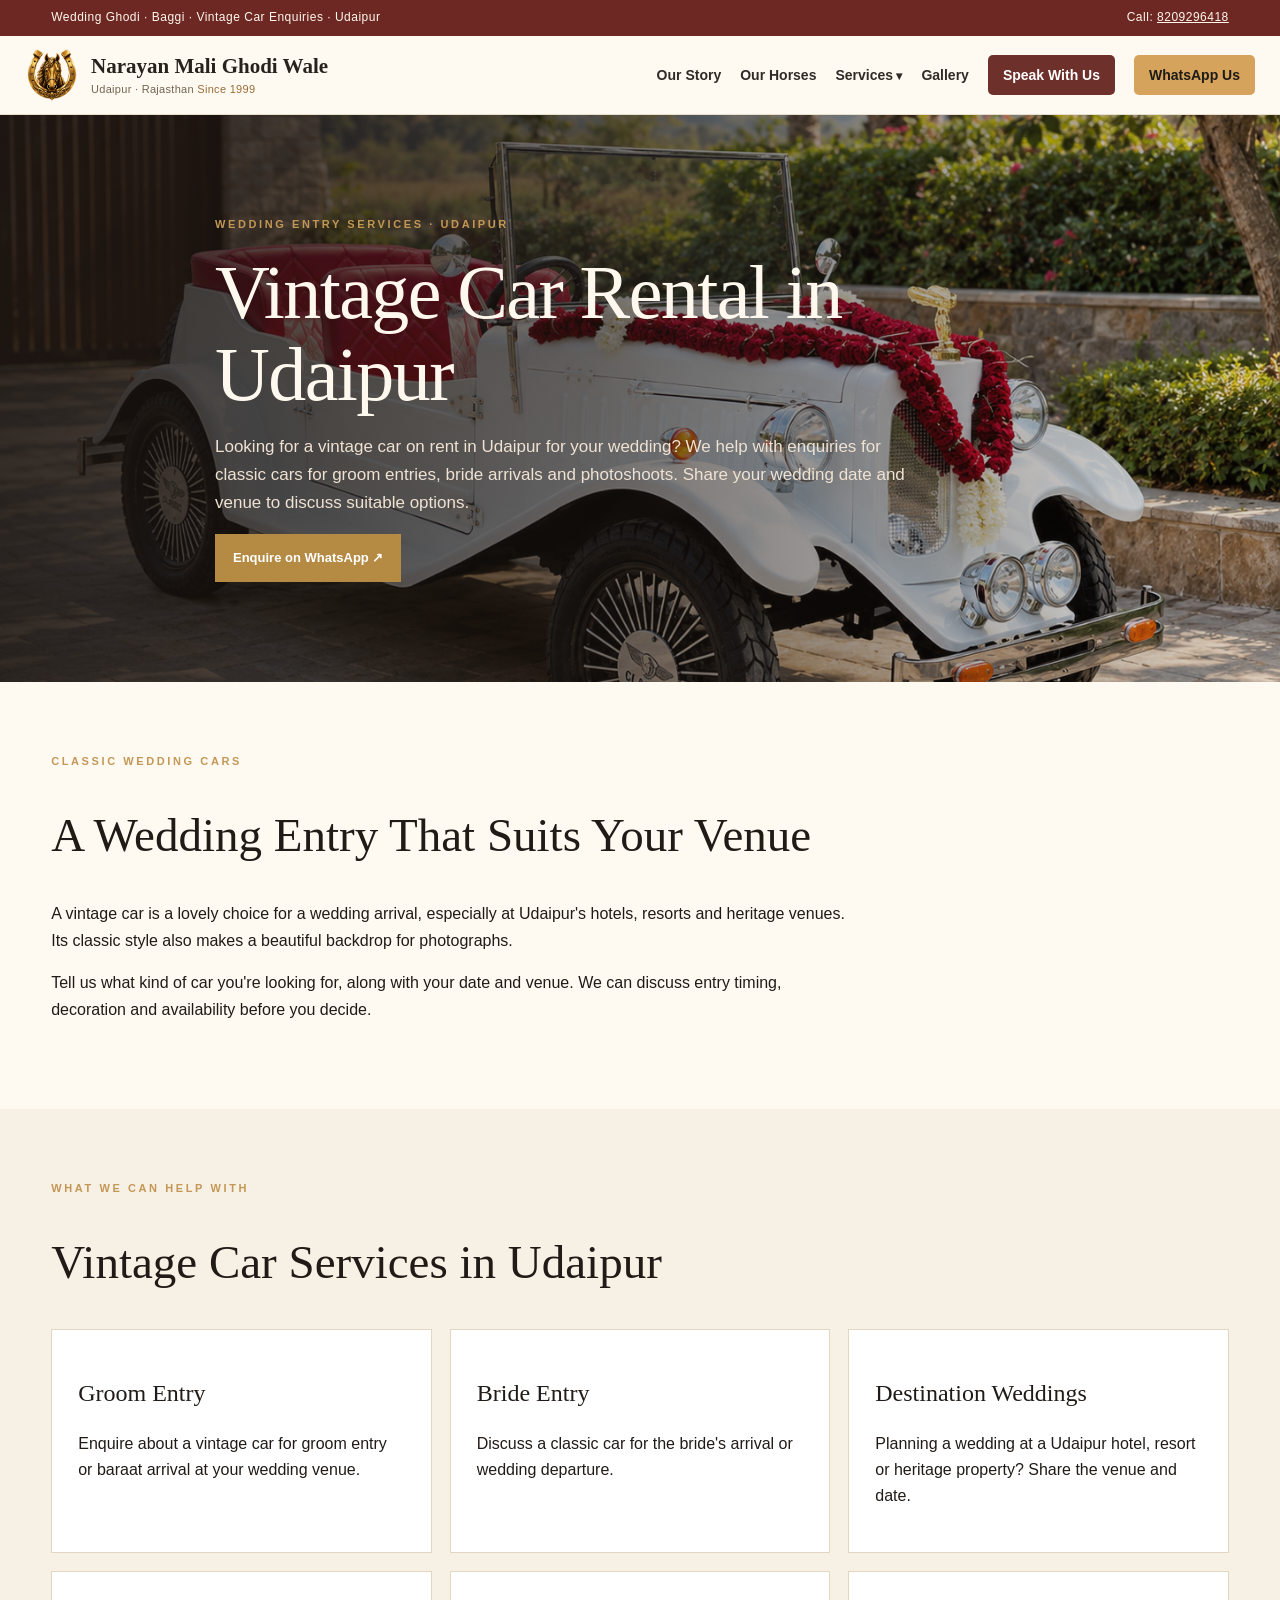
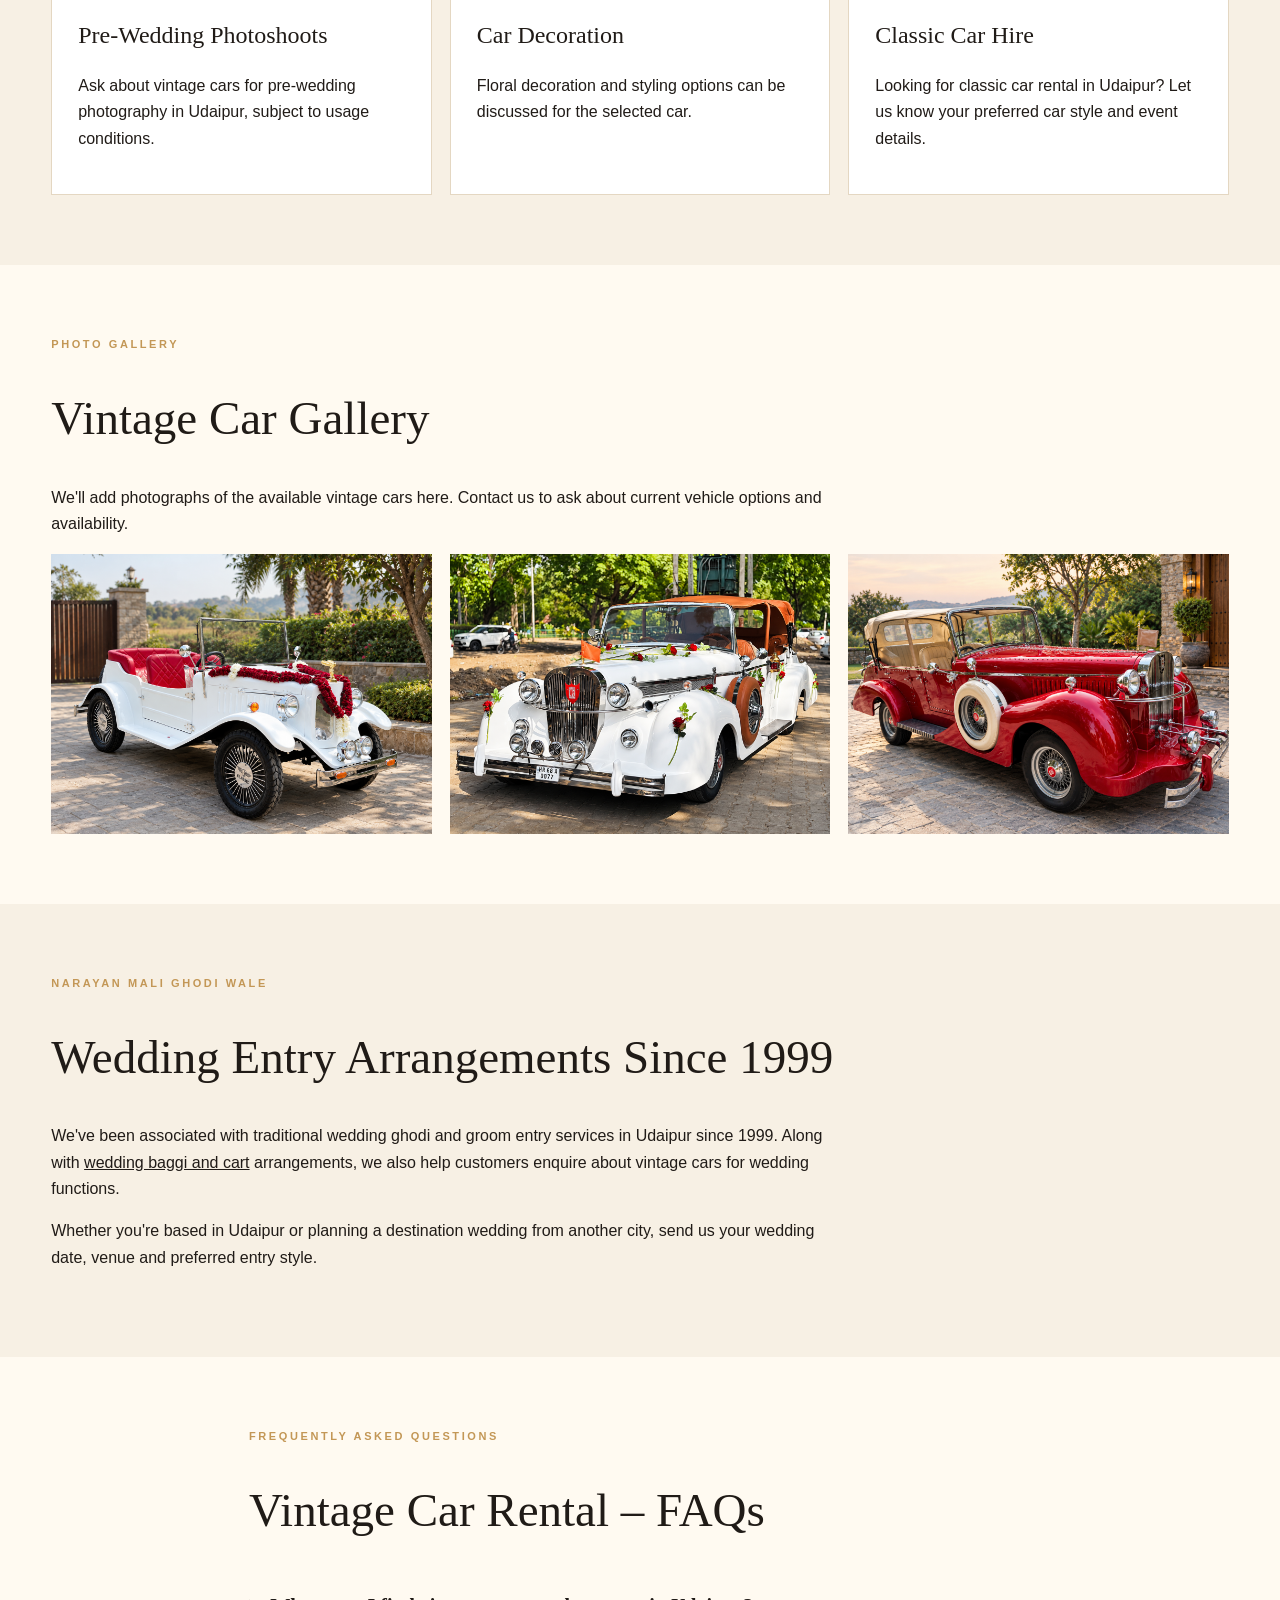
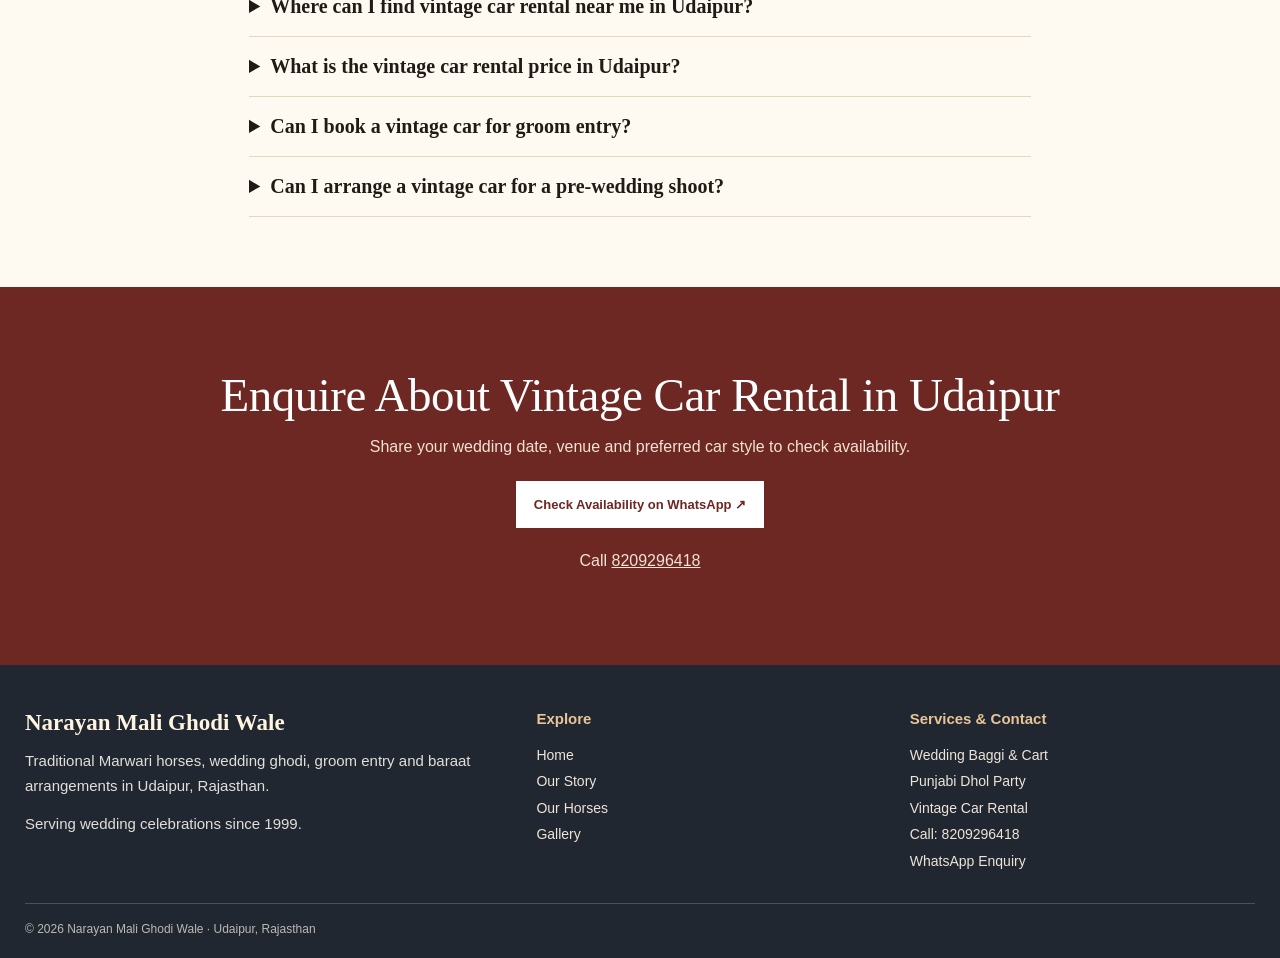
<file: vintage-car-rental-udaipur.html>
<!doctype html><html lang="en"><head><meta charset="utf-8"><meta name="viewport" content="width=device-width,initial-scale=1"><title>Vintage Car Rental in Udaipur for Weddings | Narayan Mali Ghodi Wale</title><meta name="description" content="Vintage car rental in Udaipur for wedding groom entries, bride arrivals and photoshoots. Enquire about classic cars with Narayan Mali Ghodi Wale."><link rel="canonical" href="https://www.narayanmalighodiwale.com/vintage-car-rental-udaipur.html"><meta name="robots" content="index,follow"><style>
:root{--ink:#201b17;--cream:#f7f0e4;--paper:#fffaf1;--gold:#b58a43;--red:#6d2823;--muted:#756c60;--line:#e4d7c2}
*{box-sizing:border-box}html{scroll-behavior:smooth;scroll-padding-top:82px}body{margin:0;background:var(--paper);color:var(--ink);font:16px/1.65 Arial,Helvetica,sans-serif}a{color:inherit}.wrap{width:min(1180px,92%);margin:auto}.top{background:var(--red);color:#fff8ed;font-size:12px;letter-spacing:.5px;padding:8px 0}.top .wrap{display:flex;justify-content:space-between;gap:12px;flex-wrap:wrap}.header{position:sticky;top:0;z-index:5;background:#fffaf1f5;backdrop-filter:blur(10px);border-bottom:1px solid var(--line)}.nav{display:flex;align-items:center;justify-content:space-between;gap:22px;min-height:78px}.brand{font:700 21px/1.15 Georgia,serif;text-decoration:none;display:flex;align-items:center;gap:11px}.brand-logo{width:54px;height:54px;object-fit:contain;flex-shrink:0}.brand small{display:block;font:700 10px Arial,sans-serif;letter-spacing:2px;text-transform:uppercase;color:var(--red);margin-top:7px}.since-mark{color:#9a742f;font-weight:800;white-space:nowrap;margin-left:10px;padding-left:10px;border-left:1px solid #c7aa7b}.links{display:flex;align-items:center;gap:19px;font-size:13px}.links a{text-decoration:none}.nav-dropdown{position:relative}.nav-dropdown summary{cursor:pointer;list-style:none;font-size:13px}.nav-dropdown summary::-webkit-details-marker{display:none}.nav-dropdown summary::after{content:" ▾";color:var(--gold)}.nav-dropdown[open] summary::after{content:" ▴"}.nav-dropdown-menu{position:absolute;top:calc(100% + 16px);left:0;min-width:225px;background:var(--paper);border:1px solid var(--line);box-shadow:0 12px 28px #0002;padding:8px;z-index:12}.nav-dropdown-menu a{display:block!important;padding:10px 12px;color:var(--ink);white-space:nowrap}.nav-dropdown-menu a:hover,.nav-dropdown-menu a:focus{background:#efe2ce}.btn{display:inline-flex;align-items:center;justify-content:center;gap:7px;background:var(--red);border:1px solid var(--red);color:white!important;text-decoration:none;padding:12px 17px;font-weight:bold;font-size:13px;cursor:pointer}.btn.gold{background:var(--gold);border-color:var(--gold)}.btn.light{background:transparent;color:var(--ink)!important;border-color:#b8a587}.hero{display:grid;grid-template-columns:1fr 1fr;background:#eee0c8;min-height:590px}.hero-copy{align-self:center;padding:70px max(25px,calc((100vw - 1180px)/2)) 70px max(4vw,24px)}.eyebrow{font-size:11px;letter-spacing:2.6px;text-transform:uppercase;color:var(--red);font-weight:bold}.hero h1{font:clamp(42px,5.4vw,70px)/1.04 Georgia,serif;letter-spacing:-1.6px;margin:18px 0}.hero p{font-size:17px;color:#62564a;max-width:500px}.actions{display:flex;gap:11px;flex-wrap:wrap;margin-top:25px}.hero-photo{position:relative;min-height:620px;background:#241b15;overflow:hidden;isolation:isolate}.hero-photo::before{content:"";position:absolute;inset:-24px;background:url('IMG_8677%202.png') center/cover no-repeat;filter:blur(22px) brightness(.68);z-index:-1}.hero-photo::after{content:"";position:absolute;inset:0;background:url('IMG_8677%202.png') center/contain no-repeat;pointer-events:none}.photo-tag{position:absolute;bottom:22px;left:22px;background:#fffaf1ed;padding:13px 16px;font:18px Georgia,serif}.strip{background:var(--ink);color:#fff8ed}.strip .wrap{display:grid;grid-template-columns:repeat(3,1fr);gap:20px;padding:22px 0}.strip strong{display:block;font:18px Georgia,serif}.strip span{font-size:12px;color:#d8cbbb}section{padding:78px 0}.intro{text-align:center;max-width:760px;margin:0 auto 36px}.intro h2,.about h2,.cta h2,.contact h2{font:clamp(32px,4.3vw,49px)/1.12 Georgia,serif;letter-spacing:-.5px;margin:12px 0}.intro p{color:var(--muted);margin:0}.services{display:grid;grid-template-columns:repeat(3,1fr);gap:16px}.service{background:#fff;border:1px solid var(--line);padding:25px;min-height:205px;position:relative}.service .num{font:italic 25px Georgia,serif;color:var(--gold)}.service h3{font:23px Georgia,serif;margin:12px 0 7px}.service p{font-size:14px;color:var(--muted);margin:0 0 15px}.service a{font-size:12px;font-weight:bold;color:var(--red);text-decoration:none}.about{background:#29221d;color:#fff8ed}.about-grid{display:grid;grid-template-columns:minmax(0,1.05fr) minmax(0,1fr);gap:48px;align-items:center}.about-photo{display:flex;align-items:center;justify-content:center;min-width:0;background:transparent}.about-photo img{display:block;width:100%;height:auto;max-height:680px;object-fit:contain;object-position:center;border-radius:4px}.about .eyebrow{color:#e4bd73}.about p{color:#d9cfc2}.checks{list-style:none;padding:0;margin:24px 0}.checks li{margin:10px 0;color:#f6ead8}.checks li:before{content:'✦';color:#e4bd73;margin-right:10px}.feature-row{display:grid;grid-template-columns:repeat(3,1fr);gap:15px;margin-top:25px}.feature{border:1px solid #6d5b4b;padding:18px}.feature b{display:block;font:19px Georgia,serif}.feature span{font-size:12px;color:#d9cfc2}.gallery{display:grid;grid-template-columns:repeat(3,minmax(0,1fr));gap:14px}.gallery figure{margin:0;position:relative;aspect-ratio:3/4;min-height:0;background:#29221d;overflow:hidden;display:flex;align-items:center;justify-content:center}.gallery img{display:block;width:100%;height:100%;min-height:0;object-fit:cover;object-position:center;transition:transform .25s ease}.gallery figure:hover img{transform:scale(1.025)}.gallery figure.wedding-entry{background:#211a16}.gallery figure.wedding-entry img{object-fit:cover;object-position:center center;background:#211a16}.gallery figcaption{position:absolute;bottom:0;left:0;right:0;padding:35px 15px 13px;color:white;font:20px Georgia,serif;background:linear-gradient(transparent,#000a)}.note{text-align:center;color:var(--muted);font-size:12px;margin-top:14px}.packages{background:#f0e5d2}.package-grid{display:grid;grid-template-columns:repeat(3,1fr);gap:16px}.package{background:var(--paper);border:1px solid var(--line);padding:27px}.package h3{font:25px Georgia,serif;margin:0 0 8px}.package p{font-size:14px;color:var(--muted)}.package .label{font-size:10px;text-transform:uppercase;letter-spacing:2px;color:var(--red);font-weight:bold}.package a{font-size:13px;color:var(--red);font-weight:bold;text-decoration:none}.cta{background:var(--red);color:#fff8ed;text-align:center;padding:60px 20px}.cta .eyebrow{color:#edc982}.cta p{max-width:680px;margin:0 auto 23px;color:#f0dfce}.cta .btn{background:#fff8ed;border-color:#fff8ed;color:var(--red)!important}.faq{max-width:850px;margin:auto}.faq details{padding:18px 0;border-bottom:1px solid var(--line)}.faq summary{font:20px Georgia,serif;cursor:pointer}.faq details p{color:var(--muted);font-size:14px}.contact{background:#f1e6d4}.contact-grid{display:grid;grid-template-columns:.9fr 1.1fr;gap:48px;align-items:start}.contact p{color:var(--muted)}.contact-info{background:var(--paper);border:1px solid var(--line);padding:23px;margin-top:24px}.contact-info b{font-family:Georgia,serif}.form{background:var(--paper);border:1px solid var(--line);padding:27px}.form h3{font:26px Georgia,serif;margin:0 0 12px}.form label{display:block;font-size:12px;font-weight:bold;margin:13px 0 5px}.form input,.form select,.form textarea{width:100%;padding:12px;border:1px solid #d6c8b3;background:white;font:14px Arial}.form textarea{min-height:95px}.form button{margin-top:16px;width:100%}.small{font-size:12px;color:var(--muted)}footer{background:var(--ink);color:#fff8ed;padding:30px 0}footer .wrap{display:flex;justify-content:space-between;gap:20px;flex-wrap:wrap;align-items:center}footer p{font-size:12px;color:#d8cbbb;margin:4px 0}.float-cta{position:fixed;bottom:15px;right:15px;z-index:8;box-shadow:0 4px 18px #0003;border-radius:3px}
@media(max-width:900px){.hero-photo{min-height:520px}.links{gap:10px}.links a:not(.btn){display:none}.hero{grid-template-columns:1fr}.hero-copy{padding:55px 6%}.hero-photo{min-height:370px}.about-grid,.contact-grid{grid-template-columns:1fr;gap:28px}.services{grid-template-columns:repeat(2,1fr)}.package-grid{grid-template-columns:1fr}.about-photo{min-height:0}.about-photo img{max-height:560px}.strip .wrap{grid-template-columns:1fr;gap:12px}.strip .wrap>div{border-bottom:1px solid #55463a;padding-bottom:10px}.feature-row{grid-template-columns:1fr 1fr}}
@media(max-width:520px){.hero-photo{min-height:420px}section{padding:58px 0}.services{grid-template-columns:1fr}.gallery{grid-template-columns:1fr}.gallery figure{min-height:0;aspect-ratio:3/4}.gallery img{min-height:0}.brand{font-size:18px}.hero h1{font-size:44px}.feature-row{grid-template-columns:1fr}.top .wrap{justify-content:center}.form{padding:19px}}
.heritage{background:#f4ebdd}.heritage-grid{display:grid;grid-template-columns:1.08fr .92fr;gap:48px;align-items:center}.heritage-photos{display:grid;gap:14px;min-width:0}.heritage-secondary img{max-height:420px}.heritage-photo{margin:0;background:#d5c7b1;overflow:hidden}.heritage-photo img{display:block;width:100%;height:auto;max-height:630px;object-fit:contain}.heritage-copy h2{font:clamp(34px,4.2vw,50px)/1.12 Georgia,serif;margin:14px 0 18px}.heritage-copy p{color:var(--muted);margin:0 0 17px}.heritage-detail{border-left:3px solid var(--gold);padding-left:17px;font-size:14px;margin:22px 0;color:#5f5549}.heritage-actions{display:flex;gap:12px;flex-wrap:wrap;margin-top:25px}@media(max-width:900px){.heritage-grid{grid-template-columns:1fr;gap:26px}.heritage-photo img{max-height:580px}}.lawajama{background:#fffaf1}.lawajama-grid{display:grid;grid-template-columns:1.15fr .85fr;gap:46px;align-items:center}.lawajama-photo{margin:0;background:#e9ddca}.lawajama-photo img{display:block;width:100%;height:auto;object-fit:contain}.lawajama-copy h2{font:clamp(32px,4vw,48px)/1.12 Georgia,serif;margin:12px 0 18px}.lawajama-copy p{color:var(--muted)}@media(max-width:900px){.lawajama-grid{grid-template-columns:1fr;gap:25px}}
.vintage-page .hero{display:block;min-height:540px;background:linear-gradient(90deg,rgba(25,19,15,.88) 0%,rgba(25,19,15,.62) 45%,rgba(25,19,15,.12) 100%),url("/Elegant%20White%20Vintage%20Wedding%20Convertible.png") center center/cover no-repeat;color:#fff8ee;padding:100px 0}.vintage-page .hero-inner{max-width:850px}.vintage-page .hero h1{font:clamp(42px,6vw,76px)/1.08 Georgia,serif;margin:18px 0}.vintage-page .hero p{color:#f0e2d3;max-width:690px}.vintage-page .eyebrow{color:#c39756}.vintage-page .section{padding:70px 0}.vintage-page .section h2{font:clamp(31px,4vw,47px)/1.14 Georgia,serif}.vintage-page .section p{max-width:800px}.vintage-page .grid{display:grid;grid-template-columns:repeat(3,1fr);gap:18px}.vintage-page .tile{background:white;padding:26px;border:1px solid var(--line)}.vintage-page .tile h3{font:24px Georgia,serif}.vintage-page .soft{background:var(--cream)}.vintage-page .gallery-grid{display:grid;grid-template-columns:repeat(3,1fr);gap:18px}.vintage-page .photo-slot{min-height:280px;background:#eadfcf;border:1px dashed #bda787;display:flex;align-items:center;justify-content:center;text-align:center;padding:25px;color:#756455}.vintage-page .faq details{border-bottom:1px solid var(--line);padding:18px 0}.vintage-page .faq summary{cursor:pointer;font-weight:bold}.vintage-page .faq details p{padding-top:12px}.vintage-page .cta{text-align:center;background:var(--red);color:white}.vintage-page .cta p{color:#f3e2d4;margin:auto auto 20px}.vintage-page .cta .btn{background:white;color:var(--red)!important;border-color:white}@media(max-width:780px){.vintage-page .grid,.vintage-page .gallery-grid{grid-template-columns:1fr}.vintage-page .hero{padding:60px 0;min-height:420px}}@media(max-width:780px){.vintage-page .hero{background-position:60% center}.vintage-page .hero h1{font-size:clamp(38px,10vw,56px)}} </style><link rel="apple-touch-icon" href="/favicon.png"><link rel="stylesheet" href="/site-shared.css">
<script src="/site-shared.js" defer></script>
<link rel="icon" type="image/png" sizes="192x192" href="/favicon.png"></head><body><div class="top"><div class="wrap"><span>Wedding Ghodi · Baggi · Vintage Car Enquiries · Udaipur</span><span>Call: <a href="tel:+918209296418">8209296418</a></span></div></div><div id="nm-site-header"></div><main class="vintage-page"><section class="hero"><div class="wrap hero-inner"><div class="eyebrow">Wedding entry services · Udaipur</div><h1>Vintage Car Rental in Udaipur</h1><p>Looking for a vintage car on rent in Udaipur for your wedding? We help with enquiries for classic cars for groom entries, bride arrivals and photoshoots. Share your wedding date and venue to discuss suitable options.</p><a class="btn gold" href="https://wa.me/918209296418?text=Namaste%2C%20I%20want%20to%20enquire%20about%20vintage%20car%20rental%20in%20Udaipur.">Enquire on WhatsApp ↗</a></div></section><section class="section"><div class="wrap"><div class="eyebrow">Classic wedding cars</div><h2>A Wedding Entry That Suits Your Venue</h2><p>A vintage car is a lovely choice for a wedding arrival, especially at Udaipur's hotels, resorts and heritage venues. Its classic style also makes a beautiful backdrop for photographs.</p><p>Tell us what kind of car you're looking for, along with your date and venue. We can discuss entry timing, decoration and availability before you decide.</p></div></section><section class="section soft" id="services"><div class="wrap"><div class="eyebrow">What we can help with</div><h2>Vintage Car Services in Udaipur</h2><div class="grid"><article class="tile"><h3>Groom Entry</h3><p>Enquire about a vintage car for groom entry or baraat arrival at your wedding venue.</p></article><article class="tile"><h3>Bride Entry</h3><p>Discuss a classic car for the bride's arrival or wedding departure.</p></article><article class="tile"><h3>Destination Weddings</h3><p>Planning a wedding at a Udaipur hotel, resort or heritage property? Share the venue and date.</p></article><article class="tile"><h3>Pre-Wedding Photoshoots</h3><p>Ask about vintage cars for pre-wedding photography in Udaipur, subject to usage conditions.</p></article><article class="tile"><h3>Car Decoration</h3><p>Floral decoration and styling options can be discussed for the selected car.</p></article><article class="tile"><h3>Classic Car Hire</h3><p>Looking for classic car rental in Udaipur? Let us know your preferred car style and event details.</p></article></div></div></section><section class="section" id="gallery"><div class="wrap"><div class="eyebrow">Photo gallery</div><h2>Vintage Car Gallery</h2><p>We'll add photographs of the available vintage cars here. Contact us to ask about current vehicle options and availability.</p><div class="gallery-grid"><figure style="margin:0;overflow:hidden;background:#eadfcf"><img src="/Elegant%20White%20Vintage%20Wedding%20Convertible.png" alt="Elegant white vintage wedding convertible with red seats for wedding entry in Udaipur" loading="lazy" style="display:block;width:100%;height:280px;object-fit:cover"></figure><figure style="margin:0;overflow:hidden;background:#eadfcf"><img src="/Vintage%20Wedding%20Convertible%20in%20a%20Sunlit%20Park.png" alt="Vintage wedding convertible photographed in a sunlit park for wedding car rental in Udaipur" loading="lazy" style="display:block;width:100%;height:280px;object-fit:cover"></figure><figure style="margin:0;overflow:hidden;background:#eadfcf"><img src="/IMG_0418.png" alt="Vintage car for wedding entry in Udaipur – Narayan Mali Ghodi Wale gallery" loading="lazy" style="display:block;width:100%;height:280px;object-fit:cover"></figure></div></div></section><section class="section soft"><div class="wrap"><div class="eyebrow">Narayan Mali Ghodi Wale</div><h2>Wedding Entry Arrangements Since 1999</h2><p>We've been associated with traditional wedding ghodi and groom entry services in Udaipur since 1999. Along with <a href="/wedding-baggi-cart-udaipur.html">wedding baggi and cart</a> arrangements, we also help customers enquire about vintage cars for wedding functions.</p><p>Whether you're based in Udaipur or planning a destination wedding from another city, send us your wedding date, venue and preferred entry style.</p></div></section><section class="section faq"><div class="wrap"><div class="eyebrow">Frequently asked questions</div><h2>Vintage Car Rental – FAQs</h2><details><summary>Where can I find vintage car rental near me in Udaipur?</summary><p>If you're searching for vintage car rental near you in Udaipur, contact Narayan Mali Ghodi Wale with your date, venue and preferred car style to discuss arrangements.</p></details><details><summary>What is the vintage car rental price in Udaipur?</summary><p>Prices depend on the car, event date, duration, location and decoration requirements. Contact us for a quotation.</p></details><details><summary>Can I book a vintage car for groom entry?</summary><p>You can enquire about a classic car for groom entry or baraat arrival, subject to availability and venue access.</p></details><details><summary>Can I arrange a vintage car for a pre-wedding shoot?</summary><p>You can enquire about photoshoot arrangements. Vehicle use and location permissions are confirmed before booking.</p></details></div></section><section class="section cta"><div class="wrap"><h2>Enquire About Vintage Car Rental in Udaipur</h2><p>Share your wedding date, venue and preferred car style to check availability.</p><a class="btn" href="https://wa.me/918209296418?text=Namaste%2C%20I%20want%20to%20enquire%20about%20vintage%20car%20rental%20in%20Udaipur.">Check Availability on WhatsApp ↗</a><p style="margin-top:20px">Call <a href="tel:+918209296418">8209296418</a></p></div></section></main><div id="nm-site-footer"></div></body></html>
</file>
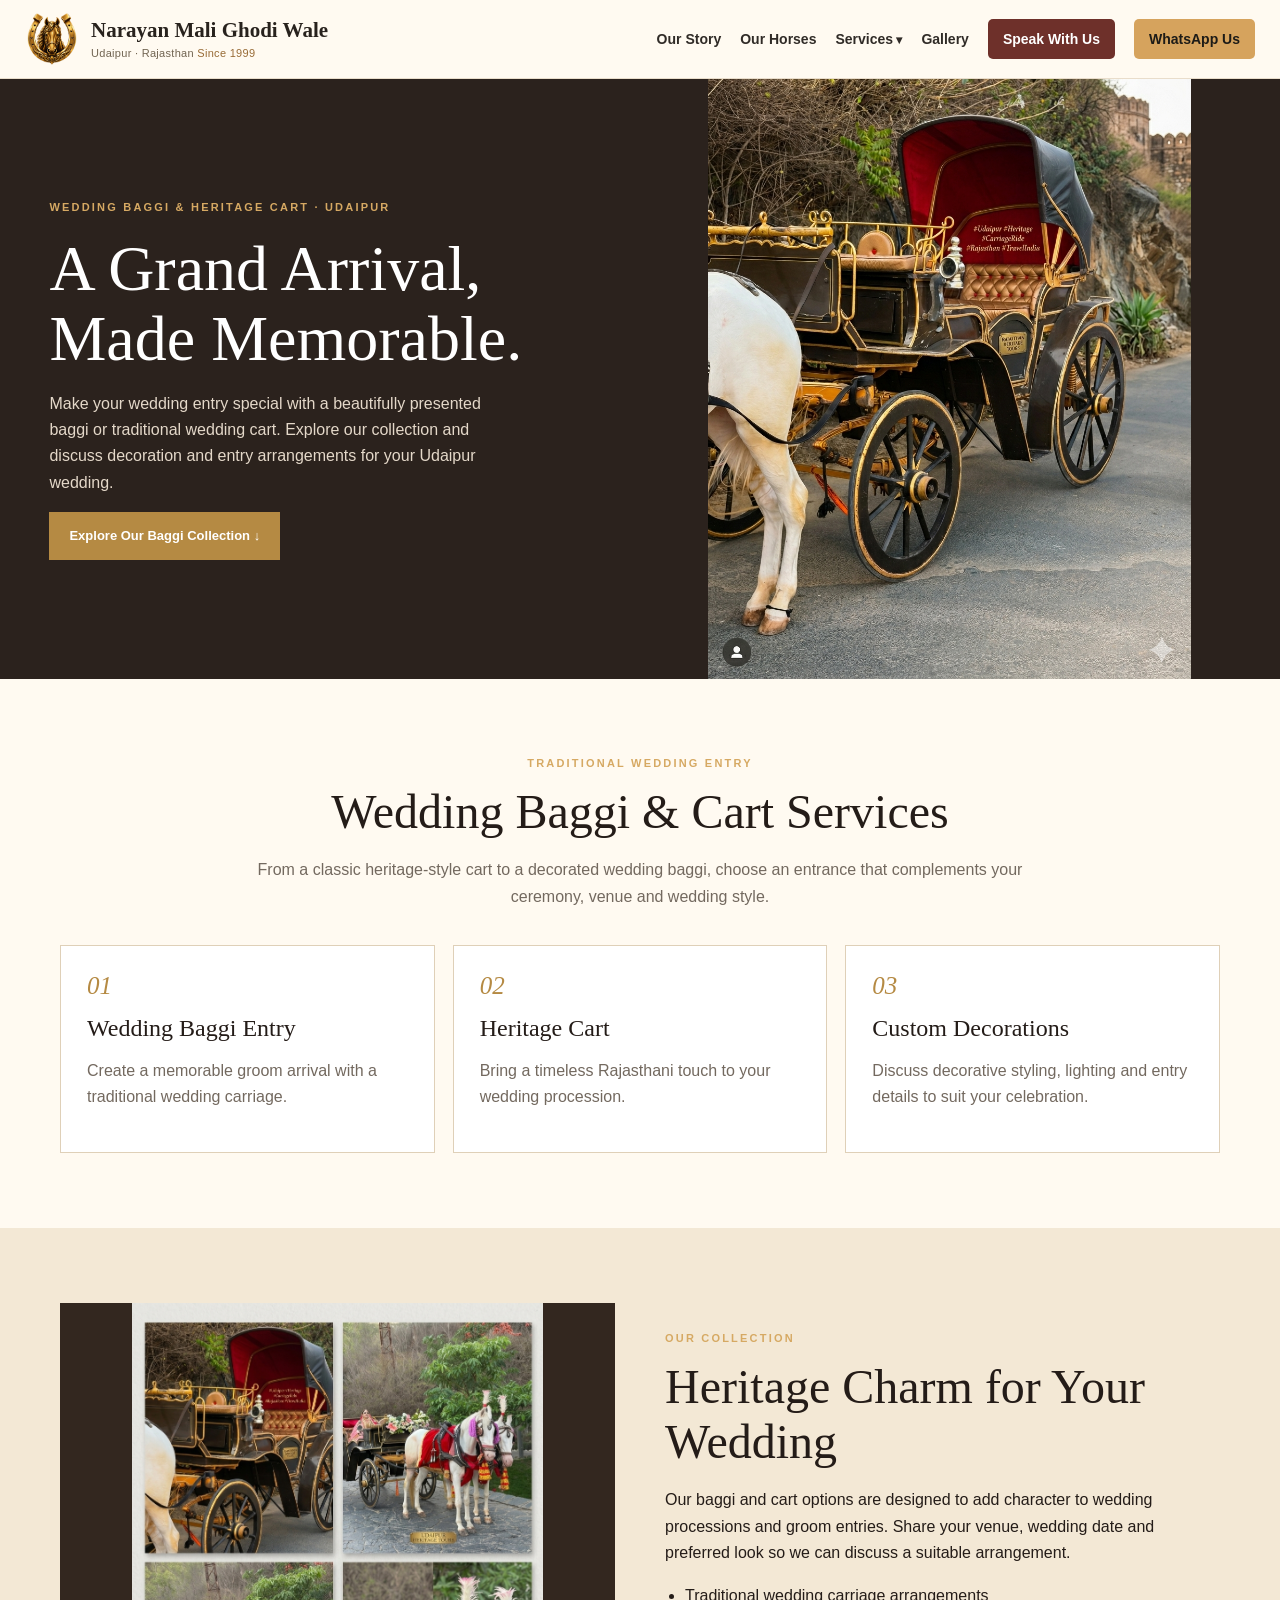
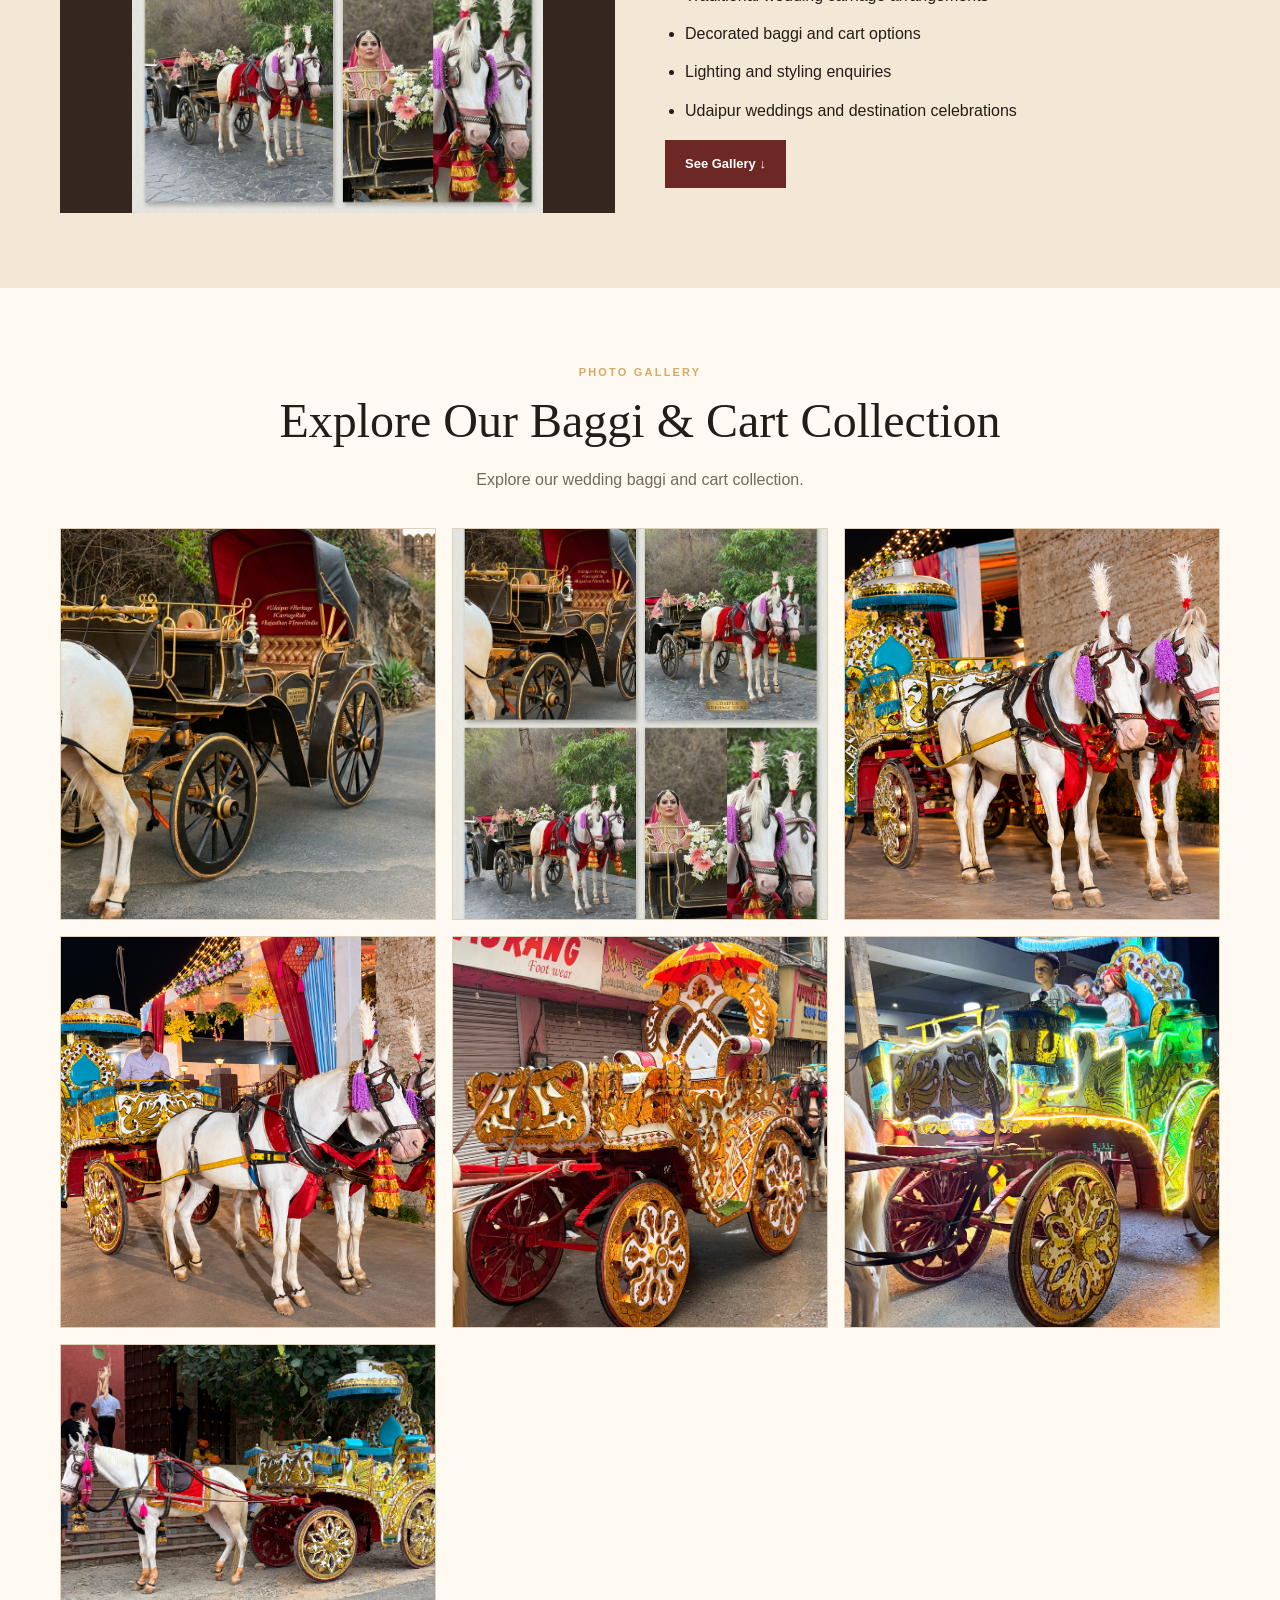
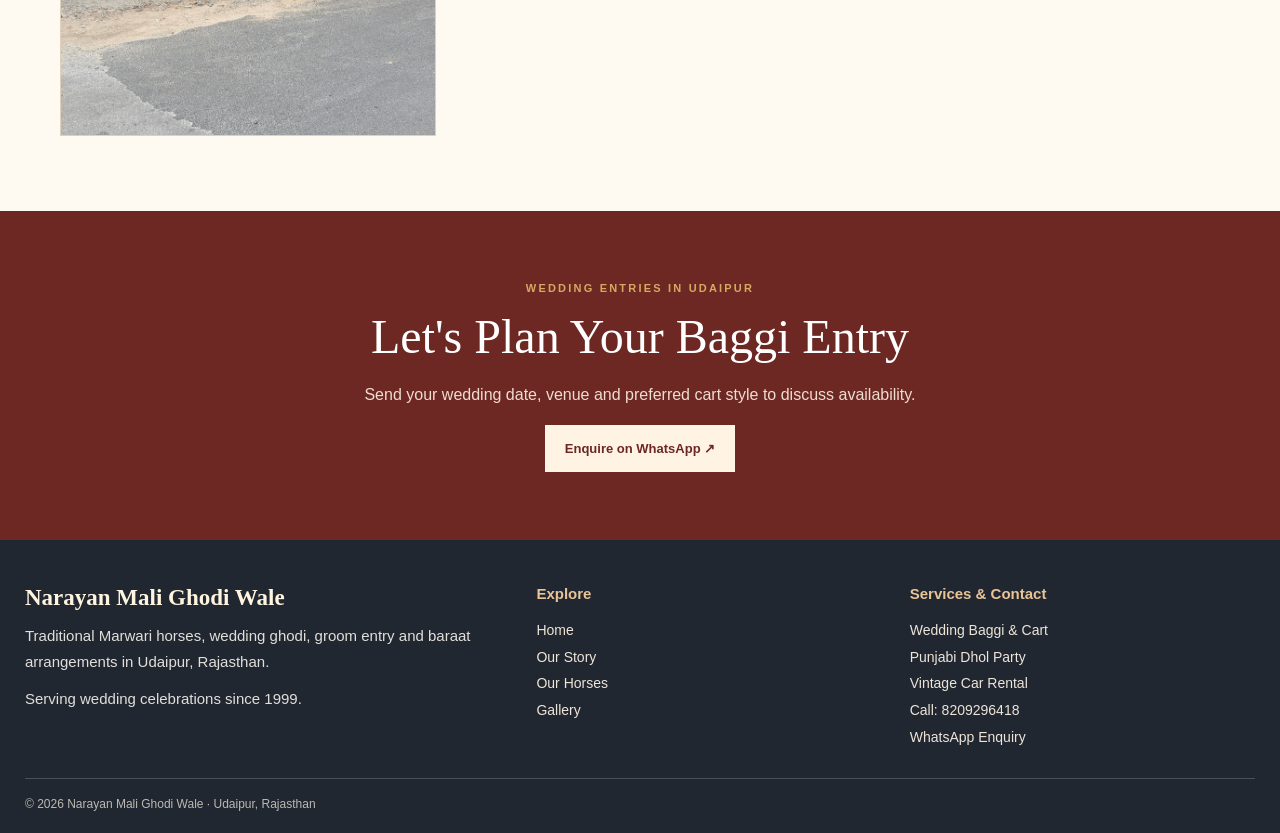
<file: wedding-baggi-cart-udaipur.html>
<!doctype html><html lang="en"><head><meta charset="utf-8"><meta name="viewport" content="width=device-width,initial-scale=1"><title>Wedding Baggi & Royal Cart in Udaipur | Narayan Mali Ghodi Wale</title><meta name="description" content="Explore wedding baggi, heritage cart and decorated groom-entry carriage arrangements in Udaipur from Narayan Mali Ghodi Wale. View photos and enquire."><link rel="canonical" href="https://www.narayanmalighodiwale.com/wedding-baggi-cart-udaipur.html"><style>:root{--paper:#fffaf1;--cream:#f3e8d5;--ink:#241c18;--gold:#b58a43;--red:#6d2823;--line:#dfd0b8}*{box-sizing:border-box}html{scroll-behavior:smooth}body{margin:0;color:var(--ink);background:var(--paper);font:16px/1.65 Arial,sans-serif}a{color:inherit;text-decoration:none}.wrap{width:min(1160px,92%);margin:auto}.nav{display:flex;align-items:center;justify-content:space-between;gap:18px;padding:20px 0}.brand{font:700 23px Georgia,serif}.brand small{display:block;font:10px Arial,sans-serif;color:var(--red);letter-spacing:2px;margin-top:6px}.btn{display:inline-block;background:var(--red);color:white;padding:13px 20px;font-size:13px;font-weight:bold}.btn.gold{background:var(--gold)}.hero{display:grid;grid-template-columns:1fr 1.07fr;background:#2b221d;color:white;min-height:560px}.hero-copy{padding:80px 8%;align-self:center}.eyebrow{font-size:11px;letter-spacing:2.2px;color:#d6a963;text-transform:uppercase;font-weight:bold}.hero h1{font:clamp(42px,5vw,68px)/1.08 Georgia,serif;margin:18px 0}.hero p{color:#e4d8c9;max-width:470px}.hero-photo{min-height:480px;background:#1c1714;display:flex;align-items:center}.hero-photo img{width:100%;max-height:600px;object-fit:contain}.section{padding:75px 0}h2{font:clamp(31px,4vw,48px)/1.15 Georgia,serif;margin:12px 0 18px}.intro{max-width:780px;text-align:center;margin:0 auto 35px}.muted{color:#73695f}.features{display:grid;grid-template-columns:repeat(3,1fr);gap:18px}.feature{padding:26px;background:#fff;border:1px solid var(--line)}.feature strong{display:block;font:24px Georgia,serif;margin:12px 0}.num{color:var(--gold);font:italic 25px Georgia,serif}.showcase{background:var(--cream)}.split{display:grid;grid-template-columns:1fr 1fr;align-items:center;gap:50px}.split img{width:100%;max-height:510px;object-fit:contain;background:#33271f}.checks{padding-left:20px}.checks li{margin:12px 0}.gallery{display:grid;grid-template-columns:repeat(3,minmax(0,1fr));gap:16px}.gallery figure{margin:0;border:1px solid var(--line);background:#eee5d8;overflow:hidden}.gallery .photo{height:390px;position:relative;overflow:hidden}.gallery img{display:block;width:100%;height:100%;object-fit:cover;object-position:center center;transition:transform .25s ease}.gallery figure:hover img{transform:scale(1.025)}.gallery figcaption{background:white;padding:12px 16px;font-size:13px}.placeholder{background:#eee4d5!important;border:2px dashed #c7b08a!important}.placeholder .photo{color:#8a785e;text-align:center;padding:25px}.cta{text-align:center;background:var(--red);color:white;padding:68px 20px}.cta p{color:#f0ddd0}.cta .btn{background:#fff4e4;color:var(--red)}footer{background:#201b17;color:#eadcca;padding:28px 0}.fine{font-size:12px;color:#88786a}@media(max-width:780px){.hero,.split{grid-template-columns:1fr}.hero-copy{padding:55px 6%}.hero-photo{min-height:280px}.features,.gallery{grid-template-columns:1fr}.section{padding:50px 0}.nav{flex-wrap:wrap}.gallery .photo{height:430px}}/* Show the entire original baggi photo, never crop or zoom it. */
.hero .hero-photo{background:#2b221d!important;display:flex!important;align-items:center!important;justify-content:center!important;overflow:hidden!important;min-height:560px!important}
.hero .hero-photo img{position:static!important;display:block!important;width:100%!important;height:auto!important;max-width:100%!important;max-height:600px!important;min-height:0!important;object-fit:contain!important;object-position:center center!important;transform:none!important}
@media(max-width:780px){.hero .hero-photo{min-height:0!important;padding:0!important}.hero .hero-photo img{max-height:none!important}}
</style><link rel="apple-touch-icon" href="/favicon.png"><link rel="stylesheet" href="/site-shared.css">
<script src="/site-shared.js" defer></script>
<link rel="icon" type="image/png" sizes="192x192" href="/favicon.png"></head><body><div id="nm-site-header"></div><main><section class="hero"><div class="hero-copy"><div class="eyebrow">Wedding Baggi & Heritage Cart · Udaipur</div><h1>A Grand Arrival, Made Memorable.</h1><p>Make your wedding entry special with a beautifully presented baggi or traditional wedding cart. Explore our collection and discuss decoration and entry arrangements for your Udaipur wedding.</p><a class="btn gold" href="#gallery">Explore Our Baggi Collection ↓</a></div><div class="hero-photo"><img src="/IMG_0139.PNG" alt="Narayan Mali Ghodi Wale heritage wedding cart"></div></section><section class="section wrap"><div class="intro"><div class="eyebrow">Traditional wedding entry</div><h2>Wedding Baggi & Cart Services</h2><p class="muted">From a classic heritage-style cart to a decorated wedding baggi, choose an entrance that complements your ceremony, venue and wedding style.</p></div><div class="features"><article class="feature"><span class="num">01</span><strong>Wedding Baggi Entry</strong><p class="muted">Create a memorable groom arrival with a traditional wedding carriage.</p></article><article class="feature"><span class="num">02</span><strong>Heritage Cart</strong><p class="muted">Bring a timeless Rajasthani touch to your wedding procession.</p></article><article class="feature"><span class="num">03</span><strong>Custom Decorations</strong><p class="muted">Discuss decorative styling, lighting and entry details to suit your celebration.</p></article></div></section><section class="section showcase"><div class="wrap split"><img src="/IMG_0141.PNG" alt="Traditional baggi cart from Narayan Mali Ghodi Wale"><div><div class="eyebrow">Our collection</div><h2>Heritage Charm for Your Wedding</h2><p>Our baggi and cart options are designed to add character to wedding processions and groom entries. Share your venue, wedding date and preferred look so we can discuss a suitable arrangement.</p><ul class="checks"><li>Traditional wedding carriage arrangements</li><li>Decorated baggi and cart options</li><li>Lighting and styling enquiries</li><li>Udaipur weddings and destination celebrations</li></ul><a class="btn" href="#gallery">See Gallery ↓</a></div></div></section><section class="section wrap" id="gallery"><div class="intro"><div class="eyebrow">Photo gallery</div><h2>Explore Our Baggi & Cart Collection</h2><p class="muted">Explore our wedding baggi and cart collection.</p></div><div class="gallery"><figure><div class="photo"><img src="/IMG_0139.PNG" alt="Wedding heritage cart" loading="lazy"></div></figure><figure><div class="photo"><img src="/IMG_0141.PNG" alt="Decorated wedding carriage" loading="lazy"></div></figure><figure><div class="photo"><img src="/3fcba3b6-a951-4696-905e-97d8002858ee.png" alt="Wedding baggi" loading="lazy"></div></figure><figure><div class="photo"><img src="/Ornate%20Carriage%20and%20White%20Horses%20at%20Night.png" alt="Ornate carriage at night" loading="lazy"></div></figure><figure><div class="photo"><img src="/FullSizeRender.jpeg" alt="Decorated wedding baggi" loading="lazy"></div></figure><figure><div class="photo"><img src="/IMG_1487.jpeg" alt="Illuminated wedding carriage at night" loading="lazy"></div></figure><figure><div class="photo"><img src="/IMG_1890.jpeg" alt="Horse drawn wedding baggi" loading="lazy"></div></figure></div></section><section class="cta"><div class="eyebrow">Wedding entries in Udaipur</div><h2>Let's Plan Your Baggi Entry</h2><p>Send your wedding date, venue and preferred cart style to discuss availability.</p><a class="btn" href="https://wa.me/918209296418?text=Namaste%2C%20I%20want%20to%20enquire%20about%20wedding%20baggi%20or%20cart%20in%20Udaipur.">Enquire on WhatsApp ↗</a></section></main><div id="nm-site-footer"></div></body></html>
</file>
<file: site-shared.css>
/* Shared site-wide header and footer. Edit this file for all pages. */
#nm-site-header,#nm-site-footer{font-family:Arial,Helvetica,sans-serif;box-sizing:border-box}#nm-site-header *,#nm-site-footer *{box-sizing:border-box}
#nm-site-header{position:relative;z-index:100;background:#fffaf1;color:#29241e;border-bottom:1px solid #e9ddcb}
#nm-site-header .nm-nav{max-width:1320px;margin:auto;padding:12px 25px;display:flex;align-items:center;justify-content:space-between;gap:24px}
#nm-site-header .nm-brand{display:flex;align-items:center;gap:12px;text-decoration:none;color:#28221d;min-width:0;font-family:Georgia,serif;font-size:21px;font-weight:700;line-height:1.15}
#nm-site-header .nm-logo{width:54px;height:54px;object-fit:contain;flex:none}
#nm-site-header .nm-brand small{display:block;font-family:Arial,sans-serif;font-size:11px;letter-spacing:.3px;font-weight:500;margin-top:5px;color:#716451}
#nm-site-header .nm-brand small span{color:#986b36}
#nm-site-header .nm-links{display:flex;align-items:center;gap:19px}
#nm-site-header .nm-links>a,#nm-site-header .nm-dropdown>summary{font:600 14px Arial,sans-serif;text-decoration:none;color:#302b27;cursor:pointer;white-space:nowrap}
#nm-site-header .nm-links>a:hover,#nm-site-header .nm-dropdown a:hover{color:#a47335}
#nm-site-header .nm-dropdown{position:relative}
#nm-site-header .nm-dropdown>summary{list-style:none}
#nm-site-header .nm-dropdown>summary::-webkit-details-marker{display:none}
#nm-site-header .nm-dropdown>summary:after{content:' ▾';font-size:12px}
#nm-site-header .nm-menu{position:absolute;top:100%;left:0;min-width:220px;background:#fffaf1;box-shadow:0 12px 28px #0002;border:1px solid #eadbc5;padding:9px;border-radius:9px;display:grid;gap:3px}
#nm-site-header .nm-menu a{display:block;padding:11px 10px;text-decoration:none;font:600 13px Arial,sans-serif;color:#302b27;border-radius:5px}
#nm-site-header .nm-links .nm-action{background:#6e302a;color:#fff!important;padding:12px 15px;border-radius:5px}
#nm-site-header .nm-links .nm-whatsapp{background:#d6a35d;color:#1d1b17!important}
#nm-site-header .nm-toggle{display:none;background:transparent;border:1px solid #d5c6b4;border-radius:5px;padding:8px 12px;font-size:24px;color:#29241e;cursor:pointer}
#nm-site-footer{background:#202731;color:#f8f1e8;padding:45px 25px 22px}
#nm-site-footer .nm-footer-wrap{max-width:1320px;margin:auto;display:grid;grid-template-columns:1.4fr 1fr 1fr;gap:28px}
#nm-site-footer h2{font:700 23px Georgia,serif;margin:0 0 12px;color:#fff4df}
#nm-site-footer h3{font:700 15px Arial,sans-serif;margin:0 0 15px;color:#e9c496}
#nm-site-footer p{font:15px/1.7 Arial,sans-serif;color:#e2dfda;margin:0 0 12px}
#nm-site-footer a{display:block;font:14px/1.9 Arial,sans-serif;color:#eee4d8;text-decoration:none}
#nm-site-footer a:hover{text-decoration:underline}
#nm-site-footer .nm-copyright{max-width:1320px;margin:28px auto 0;border-top:1px solid #ffffff30;padding-top:18px;font:12px Arial,sans-serif;color:#bcb9b3}
@media(max-width:1050px){#nm-site-header .nm-nav{flex-wrap:wrap}#nm-site-header .nm-toggle{display:block;margin-left:auto}#nm-site-header .nm-links{display:none;flex:0 0 100%;flex-direction:column;align-items:stretch;gap:0;padding:10px 0}#nm-site-header .nm-links.nm-open{display:flex}#nm-site-header .nm-links>a,#nm-site-header .nm-dropdown>summary{display:block;padding:12px 8px}#nm-site-header .nm-menu{position:static;box-shadow:none;min-width:0;margin:0 0 8px 10px}#nm-site-header .nm-links .nm-action{margin:6px 0;text-align:center}#nm-site-footer .nm-footer-wrap{grid-template-columns:1fr 1fr}}
@media(max-width:600px){#nm-site-header .nm-nav{padding:12px 17px}#nm-site-header .nm-brand{font-size:16px}#nm-site-header .nm-logo{width:43px;height:43px}#nm-site-header .nm-brand small{font-size:10px}#nm-site-footer .nm-footer-wrap{grid-template-columns:1fr}}
</file>
